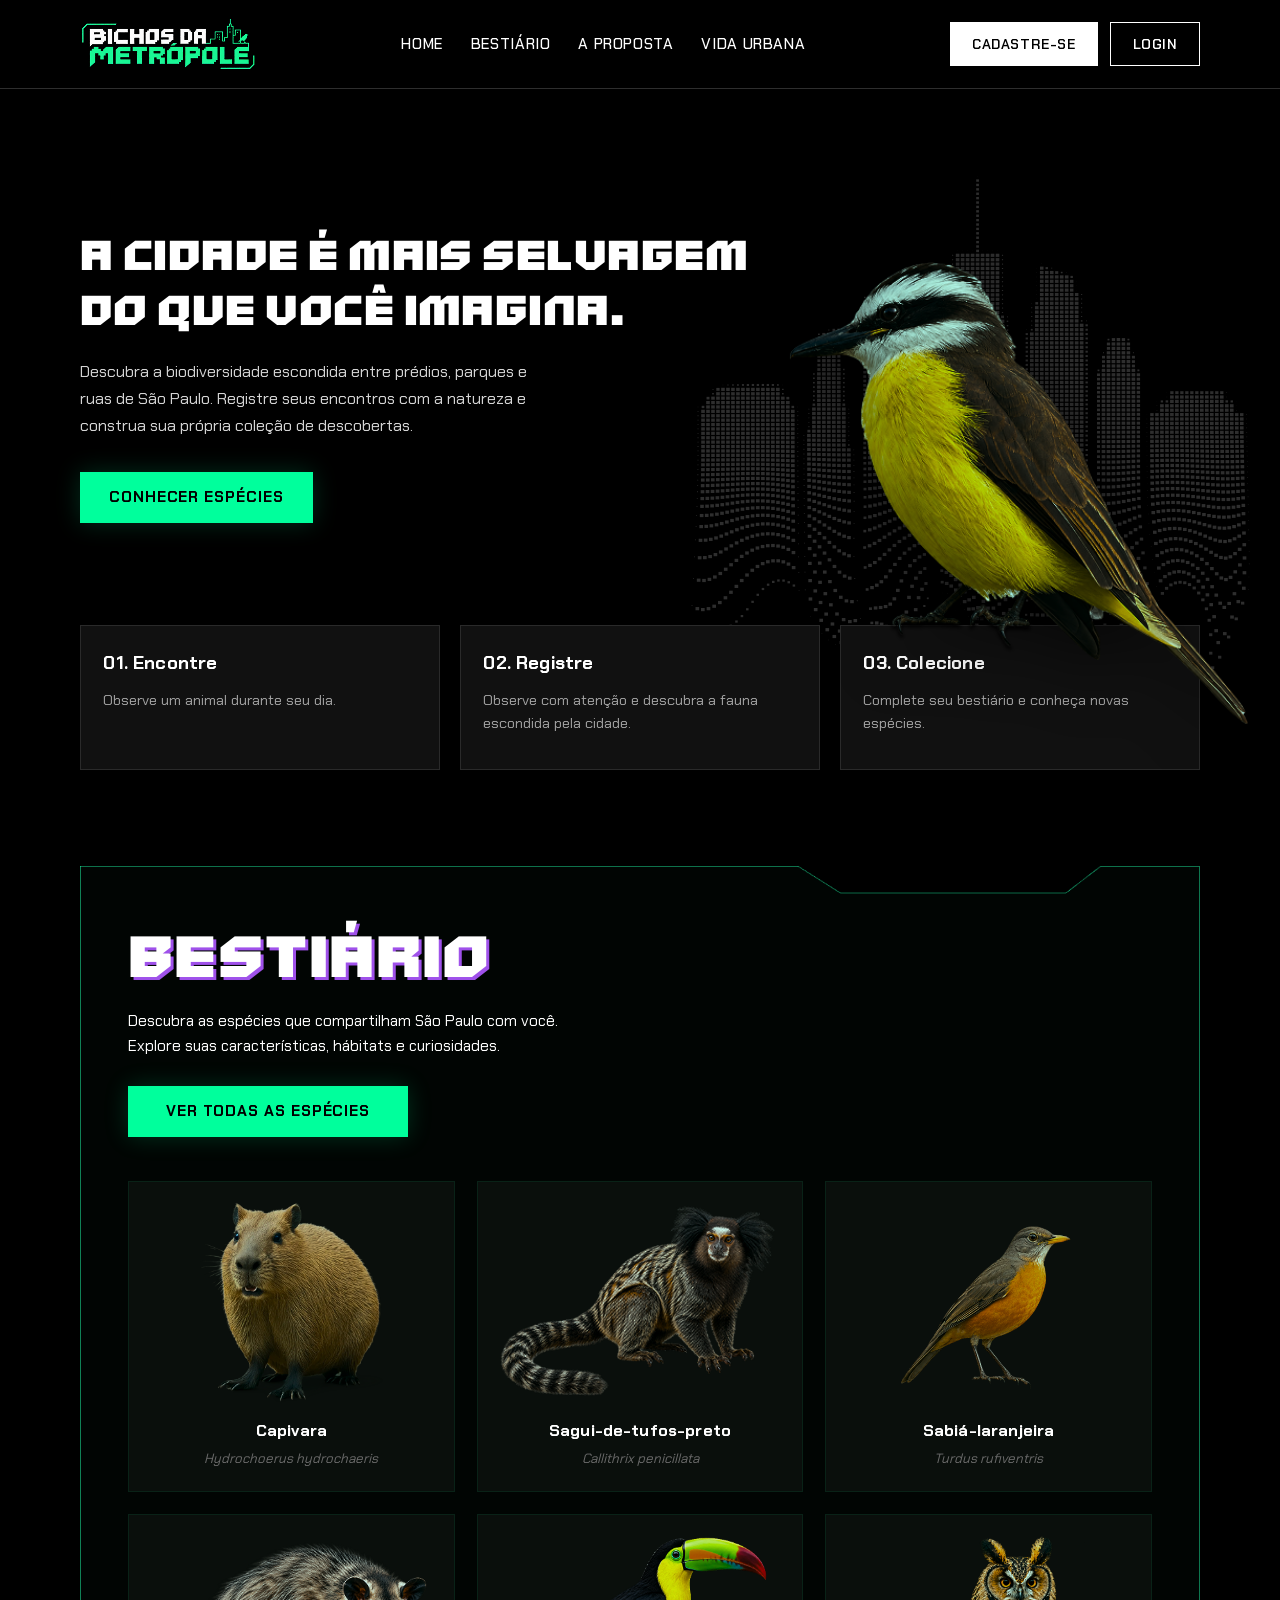
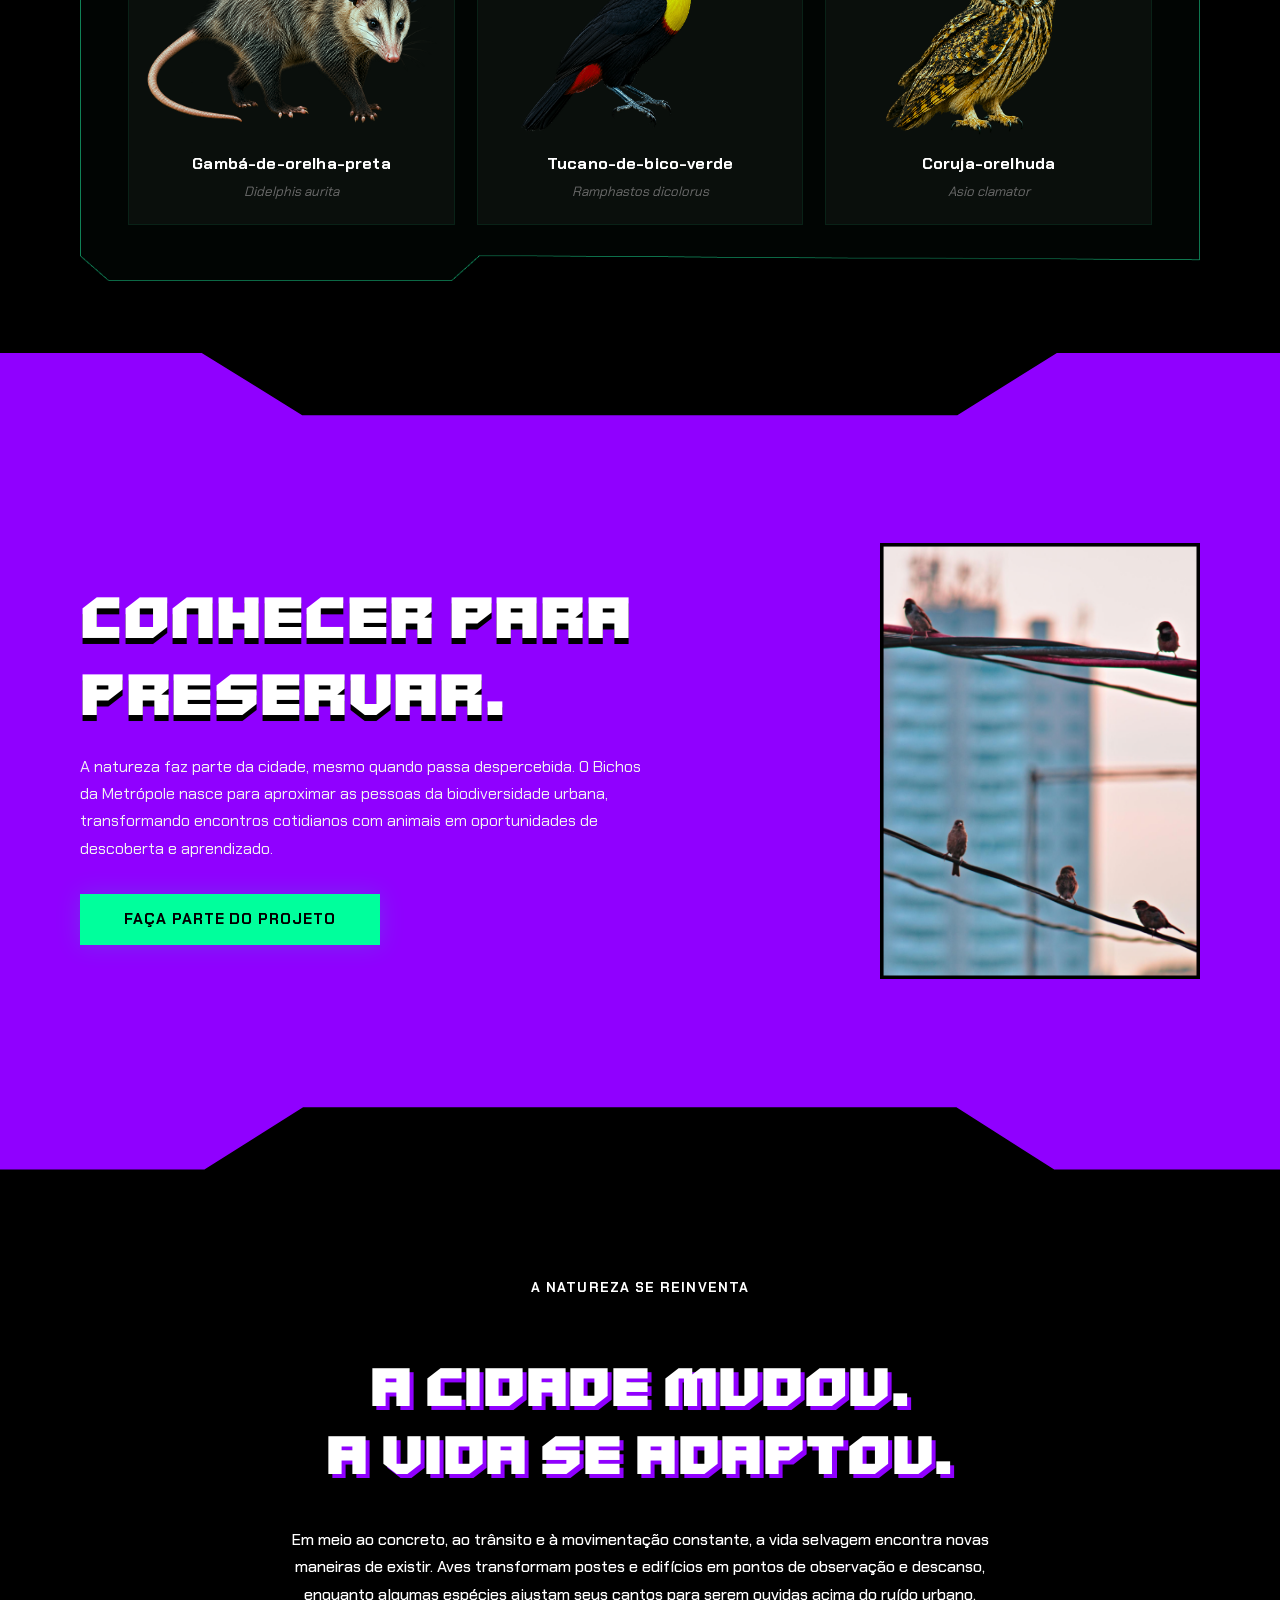
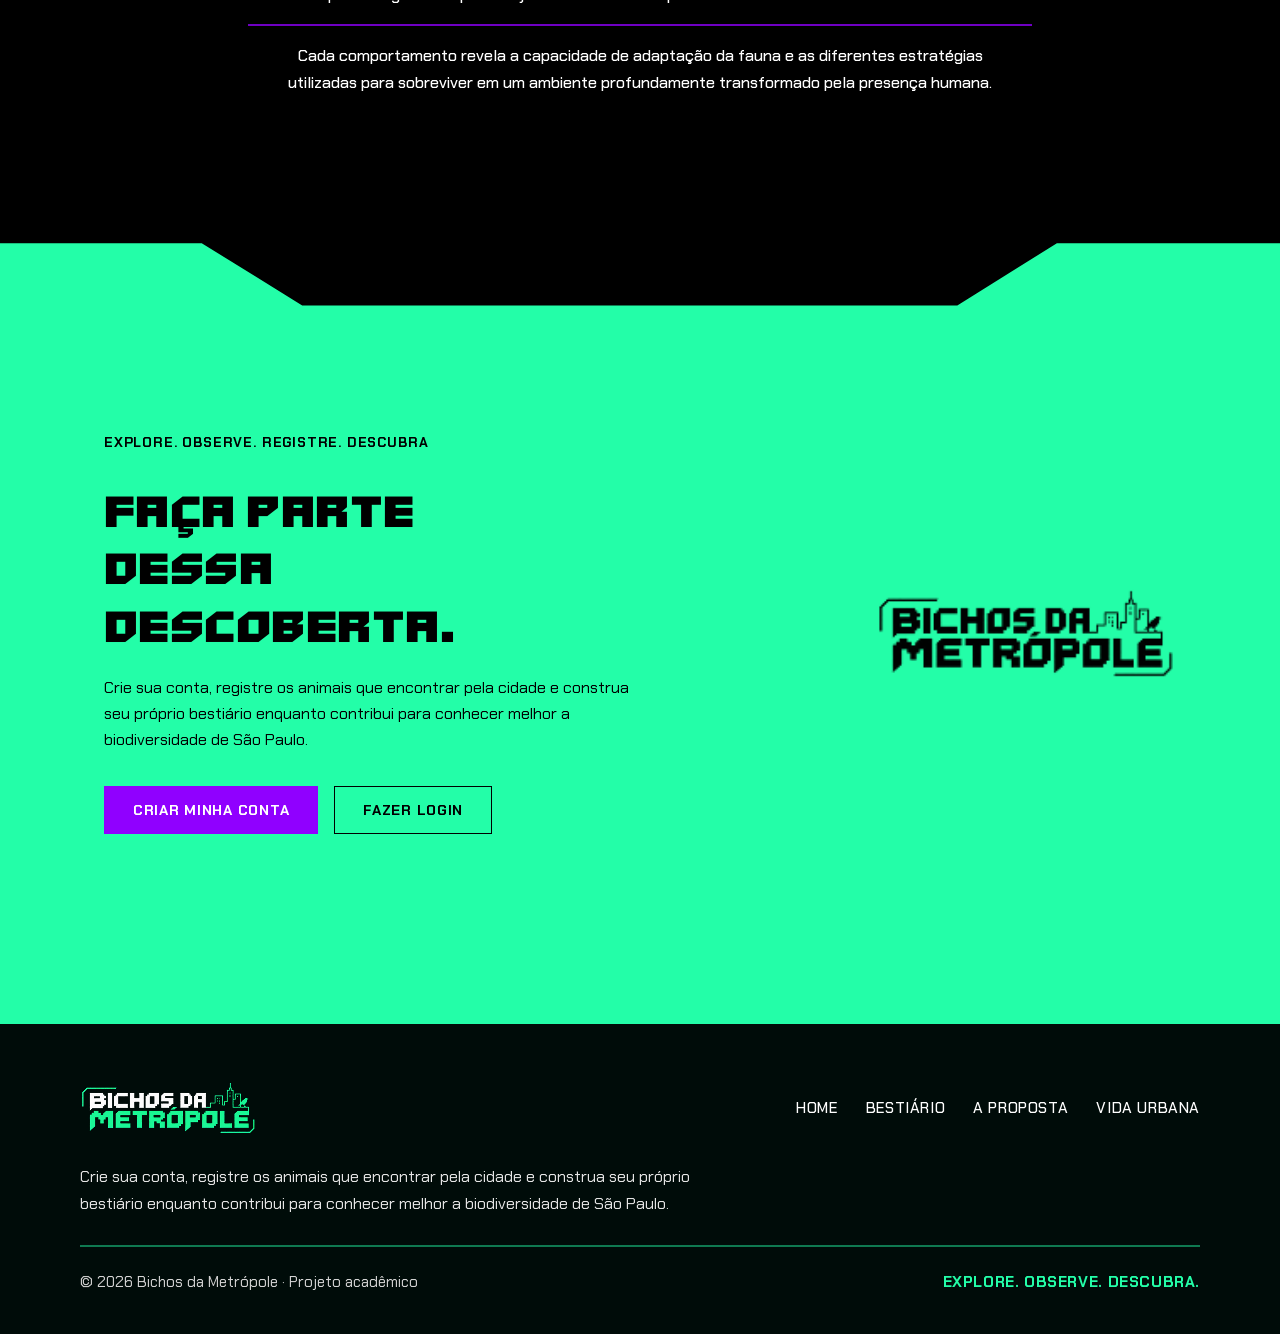
<file: public/index.html>
<!DOCTYPE html>
<html lang="pt-BR">

<head>
  <meta charset="UTF-8">
  <meta http-equiv="X-UA-Compatible" content="IE=edge">
  <meta name="viewport" content="width=device-width, initial-scale=1.0">

  <title>Bichos da Metrópole | Página Inicial</title>
  <link rel="stylesheet" href="./css/style.css">
  <link rel="icon" href="./assets/icon/favicon-bichos.svg" type="image/svg+xml">

  <style>
    /* ========== Fontes ========== */
    @font-face {
      font-family: 'Cyberform Demo';
      src: url('./assets/fonts/CyberformDemo.otf') format('opentype');
      font-weight: normal;
      font-style: normal;
      font-display: swap;
    }

    @font-face {
      font-family: 'Cyberform Demo';
      src: url('./assets/fonts/CyberformDemo-Oblique.otf') format('opentype');
      font-weight: normal;
      font-style: italic;
      font-display: swap;
    }

    @font-face {
      font-family: 'Chakra Petch';
      src: url('./assets/fonts/ChakraPetch-Regular.ttf') format('truetype');
      font-weight: 400;
      font-style: normal;
      font-display: swap;
    }

    @font-face {
      font-family: 'Chakra Petch';
      src: url('./assets/fonts/ChakraPetch-Medium.ttf') format('truetype');
      font-weight: 500;
      font-style: normal;
      font-display: swap;
    }

    @font-face {
      font-family: 'Chakra Petch';
      src: url('./assets/fonts/ChakraPetch-SemiBold.ttf') format('truetype');
      font-weight: 600;
      font-style: normal;
      font-display: swap;
    }

    @font-face {
      font-family: 'Chakra Petch';
      src: url('./assets/fonts/ChakraPetch-Bold.ttf') format('truetype');
      font-weight: 700;
      font-style: normal;
      font-display: swap;
    }

    
  </style>
</head>

<body>
  <header class="site-header">
    <div class="container header-inner">
      <a class="brand" href="./index.html" aria-label="Bichos da Metrópole - Início">
        <img src="./assets/assets-home/Bichos da Metrópole em Pixel Art 1.png" alt="Bichos da Metrópole">
      </a>

      <nav class="nav" aria-label="Principal">
        <a href="./index.html" aria-current="page">Home</a>
        <a href="#bestiario">Bestiário</a>
        <a href="#proposta">A Proposta</a>
        <a href="#vida-urbana">Vida Urbana</a>
      </nav>

      <div class="header-actions">
        <a class="btn btn-solid" href="./cadastro.html">Cadastre-se</a>
        <a class="btn btn-outline" href="./login.html">Login</a>
      </div>
    </div>
  </header>

  <main>
    <section class="hero" aria-labelledby="hero-title">
      <div class="hero-visual" aria-hidden="true">
        <img class="hero-city" src="./assets/assets-home/city-bg.svg" alt="">
        <img class="hero-bird" src="./assets/assets-home/bentevi.png" alt="">
      </div>

      <div class="hero-main">
        <div class="hero-copy">
          <h1 class="hero-title" id="hero-title">A cidade é mais selvagem do que você imagina.</h1>
          <p class="hero-description">
            Descubra a biodiversidade escondida entre prédios, parques e
            ruas de São Paulo. Registre seus encontros com a natureza e
            construa sua própria coleção de descobertas.
          </p>
          <a class="btn btn-primary" href="#bestiario">Conhecer espécies</a>
        </div>
        <div class="hero-visual-slot" aria-hidden="true"></div>
      </div>

      <div class="hero-steps">
        <article class="step-card">
          <h2>01. Encontre</h2>
          <p>Observe um animal durante seu dia.</p>
        </article>
        <article class="step-card">
          <h2>02. Registre</h2>
          <p>Observe com atenção e descubra a fauna escondida pela cidade.</p>
        </article>
        <article class="step-card">
          <h2>03. Colecione</h2>
          <p>Complete seu bestiário e conheça novas espécies.</p>
        </article>
      </div>
    </section>

    <section class="bestiary" id="bestiario" aria-labelledby="bestiary-title">
      <div class="bestiary-panel">
        <img class="bestiary-frame" src="./assets/assets-bestiario/fundo-bestiario.png" alt="" aria-hidden="true">

        <div class="bestiary-content">
          <header class="bestiary-header">
            <h2 class="bestiary-title" id="bestiary-title">Bestiário</h2>
            <p class="bestiary-description">
              Descubra as espécies que compartilham São Paulo com você.<br>
              Explore suas características, hábitats e curiosidades.
            </p>
            <a class="btn btn-primary bestiary-cta" href="#bestiario">Ver todas as espécies</a>
          </header>

          <div class="species-grid">
            <article class="species-card">
              <div class="species-image">
                <img src="./assets/assets-bestiario/capybara_PNG8 1.png" alt="Capivara">
              </div>
              <h3 class="species-name">Capivara</h3>
              <p class="species-scientific">Hydrochoerus hydrochaeris</p>
            </article>

            <article class="species-card">
              <div class="species-image">
                <img src="./assets/assets-bestiario/sagui (1).png" alt="Sagui-de-tufos-preto">
              </div>
              <h3 class="species-name">Sagui-de-tufos-preto</h3>
              <p class="species-scientific">Callithrix penicillata</p>
            </article>

            <article class="species-card">
              <div class="species-image">
                <img src="./assets/assets-bestiario/sabia-laranjeira.png" alt="Sabiá-laranjeira">
              </div>
              <h3 class="species-name">Sabiá-laranjeira</h3>
              <p class="species-scientific">Turdus rufiventris</p>
            </article>

            <article class="species-card">
              <div class="species-image">
                <img src="./assets/assets-bestiario/gamba.png" alt="Gambá-de-orelha-preta">
              </div>
              <h3 class="species-name">Gambá-de-orelha-preta</h3>
              <p class="species-scientific">Didelphis aurita</p>
            </article>

            <article class="species-card">
              <div class="species-image">
                <img src="./assets/assets-bestiario/tucano.png" alt="Tucano-de-bico-verde">
              </div>
              <h3 class="species-name">Tucano-de-bico-verde</h3>
              <p class="species-scientific">Ramphastos dicolorus</p>
            </article>

            <article class="species-card">
              <div class="species-image">
                <img src="./assets/assets-bestiario/coruja.png" alt="Coruja-orelhuda">
              </div>
              <h3 class="species-name">Coruja-orelhuda</h3>
              <p class="species-scientific">Asio clamator</p>
            </article>
          </div>
        </div>
      </div>
    </section>

    <section class="proposal" id="proposta" aria-labelledby="proposal-title">
      <div class="proposal-inner">
        <div class="proposal-copy">
          <h2 class="proposal-title" id="proposal-title">Conhecer para preservar.</h2>
          <p class="proposal-description">
            A natureza faz parte da cidade, mesmo quando passa despercebida. O Bichos da Metrópole
            nasce para aproximar as pessoas da biodiversidade urbana, transformando encontros
            cotidianos com animais em oportunidades de descoberta e aprendizado.
          </p>
          <a class="btn btn-primary proposal-cta" href="#cadastro">Faça parte do projeto</a>
        </div>

        <div class="proposal-media">
          <img src="./assets/assets-proposta/passaros-frame.png" alt="Pássaros em fios diante de prédio urbano">
        </div>
      </div>
    </section>

    <section class="urban" id="vida-urbana" aria-labelledby="urban-title">
      <div class="urban-inner">
        <p class="urban-eyebrow">A natureza se reinventa</p>
        <h2 class="urban-title" id="urban-title">A cidade mudou.<br>A vida se adaptou.</h2>
        <p class="urban-description">
          Em meio ao concreto, ao trânsito e à movimentação constante, a vida selvagem encontra novas
          maneiras de existir. Aves transformam postes e edifícios em pontos de observação e descanso,
          enquanto algumas espécies ajustam seus cantos para serem ouvidas acima do ruído urbano.
        </p>
        <hr class="urban-divider">
        <p class="urban-description">
          Cada comportamento revela a capacidade de adaptação da fauna e as diferentes estratégias
          utilizadas para sobreviver em um ambiente profundamente transformado pela presença humana.
        </p>
      </div>
    </section>

    <section class="cta" id="cadastro" aria-labelledby="cta-title">
      <div class="cta-inner">
        <div class="cta-copy">
          <p class="cta-eyebrow">Explore. Observe. Registre. Descubra</p>
          <h2 class="cta-title" id="cta-title">Faça parte dessa descoberta.</h2>
          <p class="cta-description">
            Crie sua conta, registre os animais que encontrar pela cidade e construa seu próprio
            bestiário enquanto contribui para conhecer melhor a biodiversidade de São Paulo.
          </p>
          <div class="cta-actions">
            <a class="btn btn-cta-primary" href="./cadastro.html">Criar minha conta</a>
            <a class="btn btn-cta-outline" href="./login.html">Fazer login</a>
          </div>
        </div>
        <div class="cta-media" aria-hidden="true">
          <img src="./assets/assets-home/Bichos da Metrópole em Pixel Art 1.png" alt="">
        </div>
      </div>
    </section>
  </main>

  <footer class="site-footer">
    <div class="container footer-inner">
      <div class="footer-top">
        <a class="footer-brand" href="./index.html" aria-label="Bichos da Metrópole - Início">
          <img src="./assets/assets-home/Bichos da Metrópole em Pixel Art 1.png" alt="Bichos da Metrópole">
        </a>
        <nav class="footer-nav" aria-label="Rodapé">
          <a href="./index.html">Home</a>
          <a href="#bestiario">Bestiário</a>
          <a href="#proposta">A Proposta</a>
          <a href="#vida-urbana">Vida Urbana</a>
        </nav>
      </div>
      <p class="footer-description">
        Crie sua conta, registre os animais que encontrar pela cidade e construa seu próprio
        bestiário enquanto contribui para conhecer melhor a biodiversidade de São Paulo.
      </p>
      <div class="footer-bottom">
        <p class="footer-copy">© 2026 Bichos da Metrópole · Projeto acadêmico</p>
        <p class="footer-tagline">Explore. Observe. Descubra.</p>
      </div>
    </div>
  </footer>
</body>

</html>
</file>
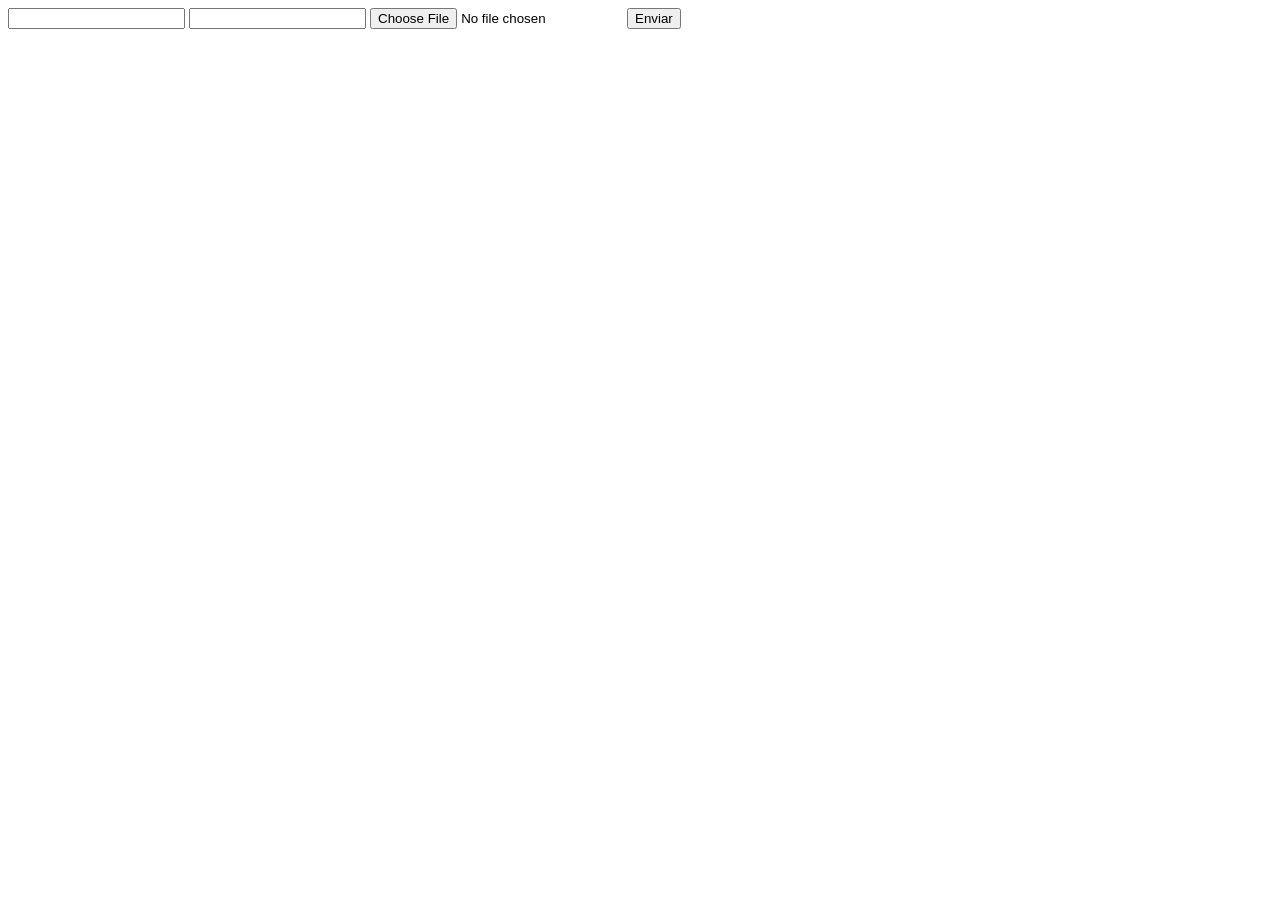
<file: DOCUMENTOS_DE_APOIO/exemplo_de_upload_de_arquivo/public/index.html>
<!DOCTYPE html>
<html lang="en">

<head>
  <meta charset="UTF-8">
  <meta http-equiv="X-UA-Compatible" content="IE=edge">
  <meta name="viewport" content="width=device-width, initial-scale=1.0">
  <title>Upload</title>
</head>

<body>

  <div>
    <input name="nome" id="nome" type="text" />
    <input name="email" id="email" type="url" />
    <input name="foto" id="foto" type="file" />
    <button onclick="enviar()">Enviar</button>
  </div>

  <div id="container"></div>
</body>

</html>

<script>
  function enviar() {
    const formData = new FormData();
    formData.append('foto', foto.files[0])
    formData.append('nome', nome.value)
    formData.append('email', email.value)

    fetch("/usuarios/cadastro", {
      method: "POST",
      body: formData
    })
      .then(res => {
        window.location = "./perfil.html"
      })
      .catch(err => {
        console.log(err);
      })
  }
</script>
</file>
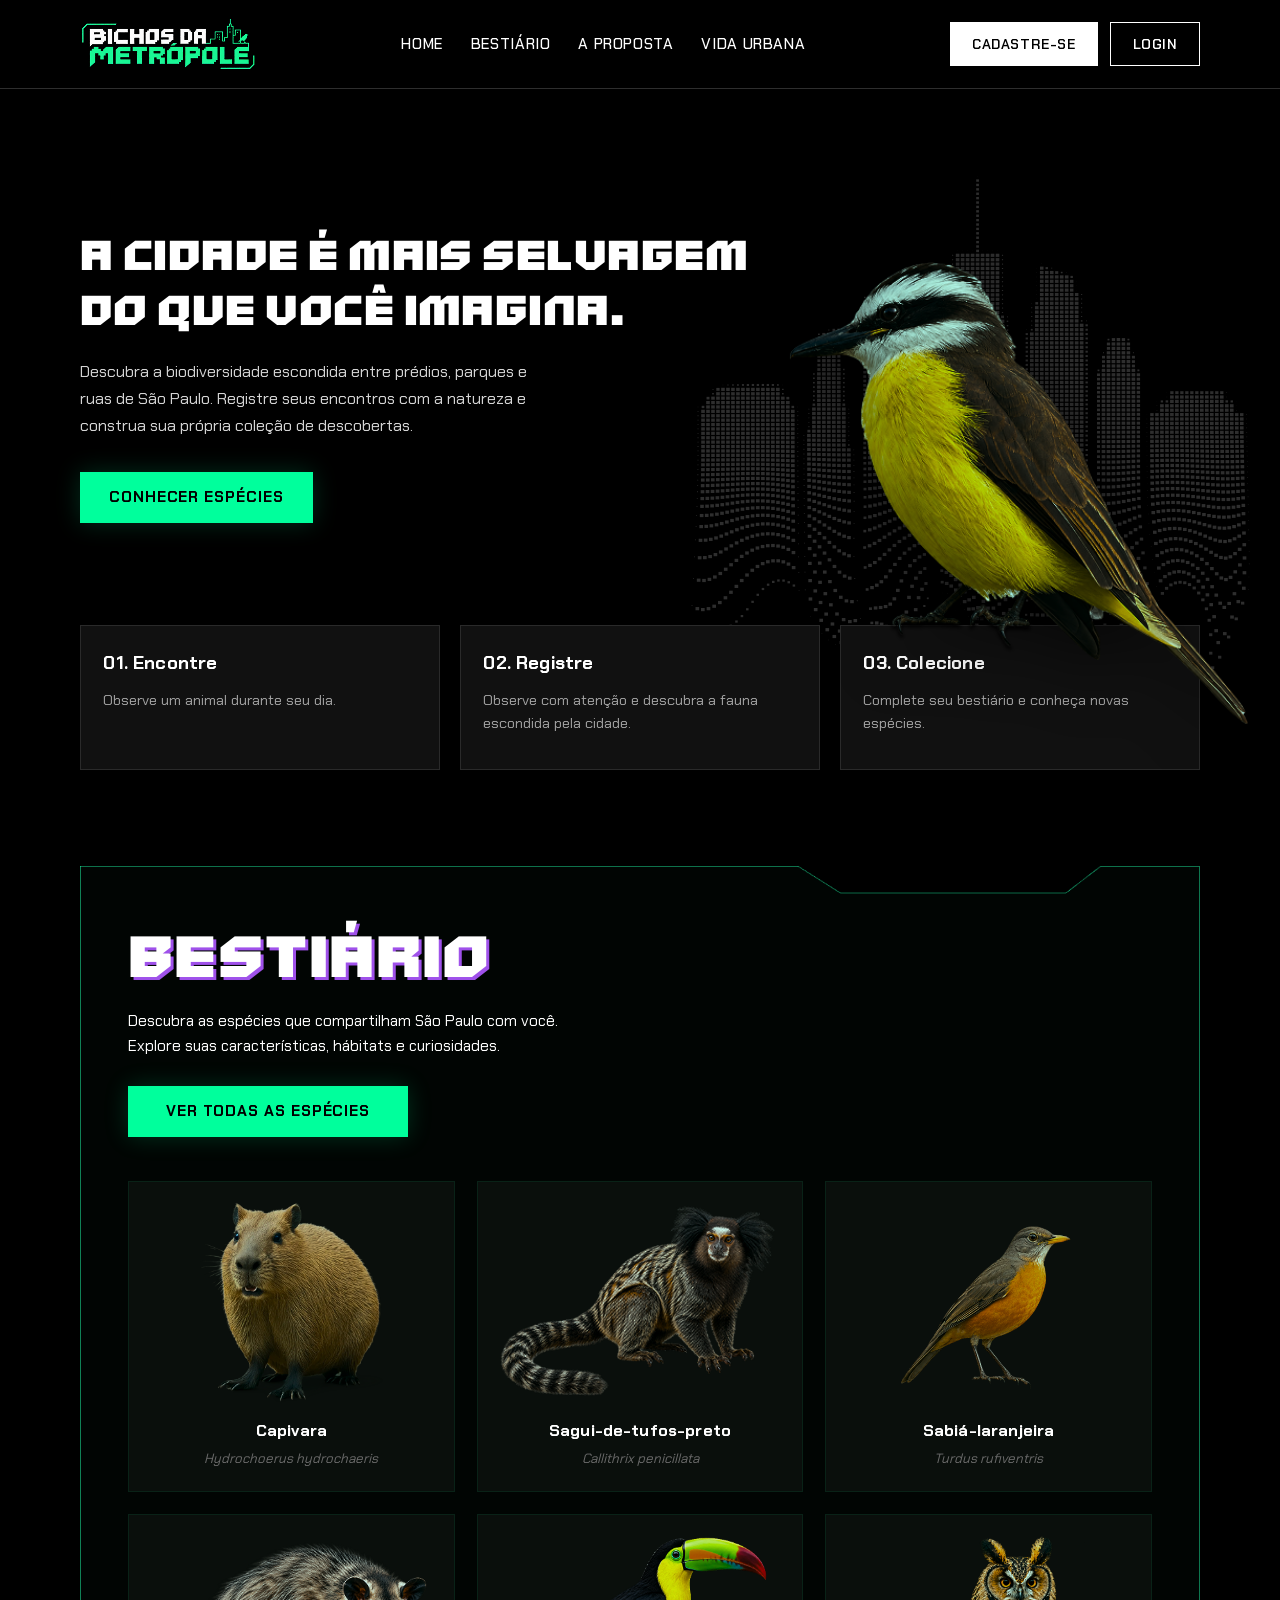
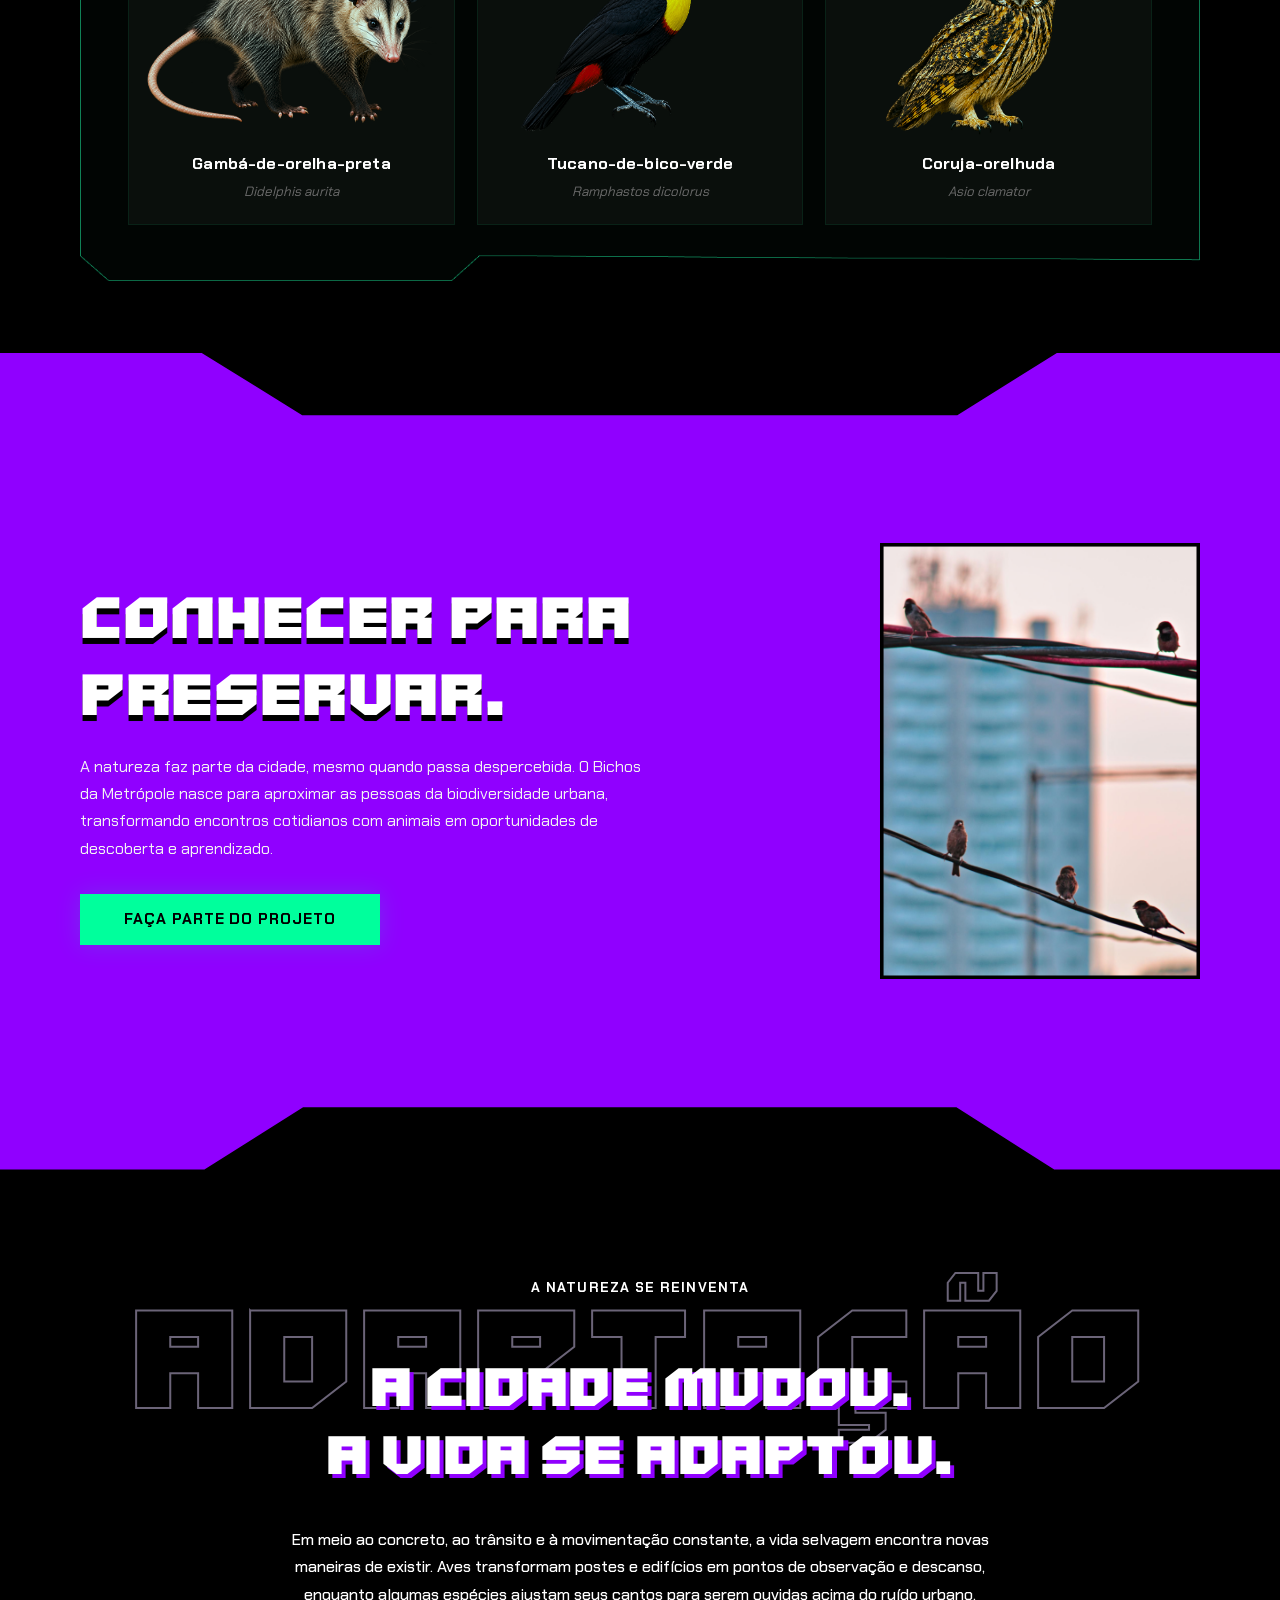
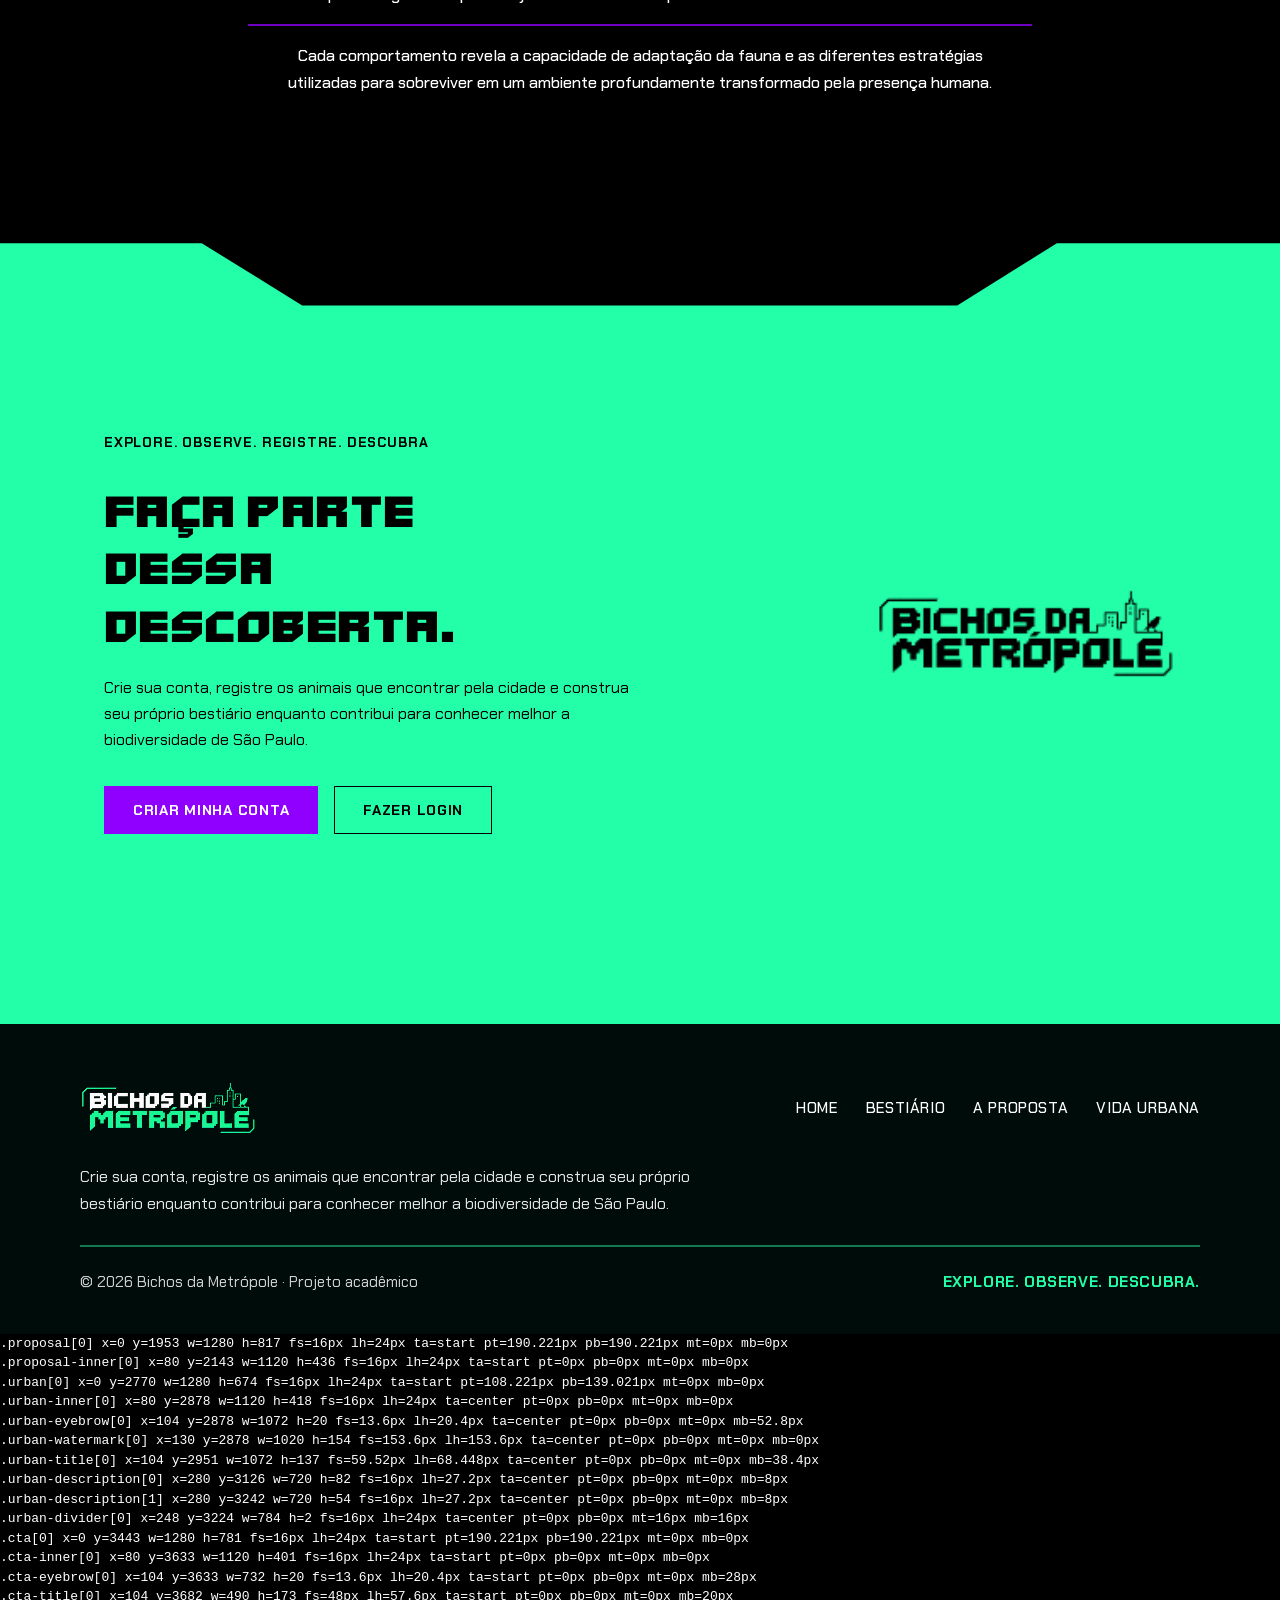
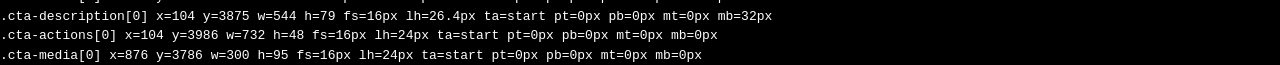
<file: public/__measure.html>
<!DOCTYPE html>
<html lang="pt-BR">

<head>
  <meta charset="UTF-8">
  <meta http-equiv="X-UA-Compatible" content="IE=edge">
  <meta name="viewport" content="width=device-width, initial-scale=1.0">

  <title>Bichos da Metrópole | Página Inicial</title>
  <link rel="stylesheet" href="./css/style.css">
  <link rel="icon" href="./assets/icon/favicon-bichos.svg" type="image/svg+xml">

  <style>
    /* ========== Fontes ========== */
    @font-face {
      font-family: 'Cyberform Demo';
      src: url('./assets/fonts/CyberformDemo.otf') format('opentype');
      font-weight: normal;
      font-style: normal;
      font-display: swap;
    }

    @font-face {
      font-family: 'Cyberform Demo';
      src: url('./assets/fonts/CyberformDemo-Oblique.otf') format('opentype');
      font-weight: normal;
      font-style: italic;
      font-display: swap;
    }

    @font-face {
      font-family: 'Chakra Petch';
      src: url('./assets/fonts/ChakraPetch-Regular.ttf') format('truetype');
      font-weight: 400;
      font-style: normal;
      font-display: swap;
    }

    @font-face {
      font-family: 'Chakra Petch';
      src: url('./assets/fonts/ChakraPetch-Medium.ttf') format('truetype');
      font-weight: 500;
      font-style: normal;
      font-display: swap;
    }

    @font-face {
      font-family: 'Chakra Petch';
      src: url('./assets/fonts/ChakraPetch-SemiBold.ttf') format('truetype');
      font-weight: 600;
      font-style: normal;
      font-display: swap;
    }

    @font-face {
      font-family: 'Chakra Petch';
      src: url('./assets/fonts/ChakraPetch-Bold.ttf') format('truetype');
      font-weight: 700;
      font-style: normal;
      font-display: swap;
    }

    
  </style>
</head>

<body>
  <header class="site-header">
    <div class="container header-inner">
      <a class="brand" href="./index.html" aria-label="Bichos da Metrópole - Início">
        <img src="./assets/assets-home/Bichos da Metrópole em Pixel Art 1.png" alt="Bichos da Metrópole">
      </a>

      <nav class="nav" aria-label="Principal">
        <a href="./index.html" aria-current="page">Home</a>
        <a href="#bestiario">Bestiário</a>
        <a href="#proposta">A Proposta</a>
        <a href="#vida-urbana">Vida Urbana</a>
      </nav>

      <div class="header-actions">
        <a class="btn btn-solid" href="./cadastro.html">Cadastre-se</a>
        <a class="btn btn-outline" href="./login.html">Login</a>
      </div>
    </div>
  </header>

  <main>
    <section class="hero" aria-labelledby="hero-title">
      <div class="hero-visual" aria-hidden="true">
        <img class="hero-city" src="./assets/assets-home/city-bg.svg" alt="">
        <img class="hero-bird" src="./assets/assets-home/bentevi.png" alt="">
      </div>

      <div class="hero-main">
        <div class="hero-copy">
          <h1 class="hero-title" id="hero-title">A cidade é mais selvagem do que você imagina.</h1>
          <p class="hero-description">
            Descubra a biodiversidade escondida entre prédios, parques e
            ruas de São Paulo. Registre seus encontros com a natureza e
            construa sua própria coleção de descobertas.
          </p>
          <a class="btn btn-primary" href="#bestiario">Conhecer espécies</a>
        </div>
        <div class="hero-visual-slot" aria-hidden="true"></div>
      </div>

      <div class="hero-steps">
        <article class="step-card">
          <h2>01. Encontre</h2>
          <p>Observe um animal durante seu dia.</p>
        </article>
        <article class="step-card">
          <h2>02. Registre</h2>
          <p>Observe com atenção e descubra a fauna escondida pela cidade.</p>
        </article>
        <article class="step-card">
          <h2>03. Colecione</h2>
          <p>Complete seu bestiário e conheça novas espécies.</p>
        </article>
      </div>
    </section>

    <section class="bestiary" id="bestiario" aria-labelledby="bestiary-title">
      <div class="bestiary-panel">
        <img class="bestiary-frame" src="./assets/assets-bestiario/fundo-bestiario.png" alt="" aria-hidden="true">

        <div class="bestiary-content">
          <header class="bestiary-header">
            <h2 class="bestiary-title" id="bestiary-title">Bestiário</h2>
            <p class="bestiary-description">
              Descubra as espécies que compartilham São Paulo com você.<br>
              Explore suas características, hábitats e curiosidades.
            </p>
            <a class="btn btn-primary bestiary-cta" href="#bestiario">Ver todas as espécies</a>
          </header>

          <div class="species-grid">
            <article class="species-card">
              <div class="species-image">
                <img src="./assets/assets-bestiario/capybara_PNG8 1.png" alt="Capivara">
              </div>
              <h3 class="species-name">Capivara</h3>
              <p class="species-scientific">Hydrochoerus hydrochaeris</p>
            </article>

            <article class="species-card">
              <div class="species-image">
                <img src="./assets/assets-bestiario/sagui (1).png" alt="Sagui-de-tufos-preto">
              </div>
              <h3 class="species-name">Sagui-de-tufos-preto</h3>
              <p class="species-scientific">Callithrix penicillata</p>
            </article>

            <article class="species-card">
              <div class="species-image">
                <img src="./assets/assets-bestiario/sabia-laranjeira.png" alt="Sabiá-laranjeira">
              </div>
              <h3 class="species-name">Sabiá-laranjeira</h3>
              <p class="species-scientific">Turdus rufiventris</p>
            </article>

            <article class="species-card">
              <div class="species-image">
                <img src="./assets/assets-bestiario/gamba.png" alt="Gambá-de-orelha-preta">
              </div>
              <h3 class="species-name">Gambá-de-orelha-preta</h3>
              <p class="species-scientific">Didelphis aurita</p>
            </article>

            <article class="species-card">
              <div class="species-image">
                <img src="./assets/assets-bestiario/tucano.png" alt="Tucano-de-bico-verde">
              </div>
              <h3 class="species-name">Tucano-de-bico-verde</h3>
              <p class="species-scientific">Ramphastos dicolorus</p>
            </article>

            <article class="species-card">
              <div class="species-image">
                <img src="./assets/assets-bestiario/coruja.png" alt="Coruja-orelhuda">
              </div>
              <h3 class="species-name">Coruja-orelhuda</h3>
              <p class="species-scientific">Asio clamator</p>
            </article>
          </div>
        </div>
      </div>
    </section>

    <section class="proposal" id="proposta" aria-labelledby="proposal-title">
      <div class="proposal-inner">
        <div class="proposal-copy">
          <h2 class="proposal-title" id="proposal-title">Conhecer para preservar.</h2>
          <p class="proposal-description">
            A natureza faz parte da cidade, mesmo quando passa despercebida. O Bichos da Metrópole
            nasce para aproximar as pessoas da biodiversidade urbana, transformando encontros
            cotidianos com animais em oportunidades de descoberta e aprendizado.
          </p>
          <a class="btn btn-primary proposal-cta" href="#cadastro">Faça parte do projeto</a>
        </div>

        <div class="proposal-media">
          <img src="./assets/assets-proposta/passaros-frame.png" alt="Pássaros em fios diante de prédio urbano">
        </div>
      </div>
    </section>

    <section class="urban" id="vida-urbana" aria-labelledby="urban-title">
      <div class="urban-inner">
        <p class="urban-eyebrow">A natureza se reinventa</p>
        <div class="urban-watermark" aria-hidden="true">Adaptação</div>
        <h2 class="urban-title" id="urban-title">A cidade mudou.<br>A vida se adaptou.</h2>
        <p class="urban-description">
          Em meio ao concreto, ao trânsito e à movimentação constante, a vida selvagem encontra novas
          maneiras de existir. Aves transformam postes e edifícios em pontos de observação e descanso,
          enquanto algumas espécies ajustam seus cantos para serem ouvidas acima do ruído urbano.
        </p>
        <hr class="urban-divider">
        <p class="urban-description">
          Cada comportamento revela a capacidade de adaptação da fauna e as diferentes estratégias
          utilizadas para sobreviver em um ambiente profundamente transformado pela presença humana.
        </p>
      </div>
    </section>

    <section class="cta" id="cadastro" aria-labelledby="cta-title">
      <div class="cta-inner">
        <div class="cta-copy">
          <p class="cta-eyebrow">Explore. Observe. Registre. Descubra</p>
          <h2 class="cta-title" id="cta-title">Faça parte dessa descoberta.</h2>
          <p class="cta-description">
            Crie sua conta, registre os animais que encontrar pela cidade e construa seu próprio
            bestiário enquanto contribui para conhecer melhor a biodiversidade de São Paulo.
          </p>
          <div class="cta-actions">
            <a class="btn btn-cta-primary" href="./cadastro.html">Criar minha conta</a>
            <a class="btn btn-cta-outline" href="./login.html">Fazer login</a>
          </div>
        </div>
        <div class="cta-media" aria-hidden="true">
          <img src="./assets/assets-home/Bichos da Metrópole em Pixel Art 1.png" alt="">
        </div>
      </div>
    </section>
  </main>

  <footer class="site-footer">
    <div class="container footer-inner">
      <div class="footer-top">
        <a class="footer-brand" href="./index.html" aria-label="Bichos da Metrópole - Início">
          <img src="./assets/assets-home/Bichos da Metrópole em Pixel Art 1.png" alt="Bichos da Metrópole">
        </a>
        <nav class="footer-nav" aria-label="Rodapé">
          <a href="./index.html">Home</a>
          <a href="#bestiario">Bestiário</a>
          <a href="#proposta">A Proposta</a>
          <a href="#vida-urbana">Vida Urbana</a>
        </nav>
      </div>
      <p class="footer-description">
        Crie sua conta, registre os animais que encontrar pela cidade e construa seu próprio
        bestiário enquanto contribui para conhecer melhor a biodiversidade de São Paulo.
      </p>
      <div class="footer-bottom">
        <p class="footer-copy">© 2026 Bichos da Metrópole · Projeto acadêmico</p>
        <p class="footer-tagline">Explore. Observe. Descubra.</p>
      </div>
    </div>
  </footer>

<script>
window.addEventListener('load', function(){
  setTimeout(function(){
    var sel = ['.proposal','.proposal-inner','.urban','.urban-inner','.urban-eyebrow','.urban-watermark','.urban-title','.urban-description','.urban-divider','.cta','.cta-inner','.cta-eyebrow','.cta-title','.cta-description','.cta-actions','.cta-media'];
    var out=[];
    sel.forEach(function(s){
      var els=document.querySelectorAll(s);
      els.forEach(function(el,i){
        var r=el.getBoundingClientRect();
        var cs=getComputedStyle(el);
        out.push(s+'['+i+'] x='+Math.round(r.x)+' y='+Math.round(r.y)+' w='+Math.round(r.width)+' h='+Math.round(r.height)+' fs='+cs.fontSize+' lh='+cs.lineHeight+' ta='+cs.textAlign+' pt='+cs.paddingTop+' pb='+cs.paddingBottom+' mt='+cs.marginTop+' mb='+cs.marginBottom);
      });
    });
    var pre=document.createElement('pre'); pre.id='MEASURE'; pre.textContent=out.join('\n');
    document.body.appendChild(pre);
  }, 300);
});
</script>
</body>

</html>
</file>
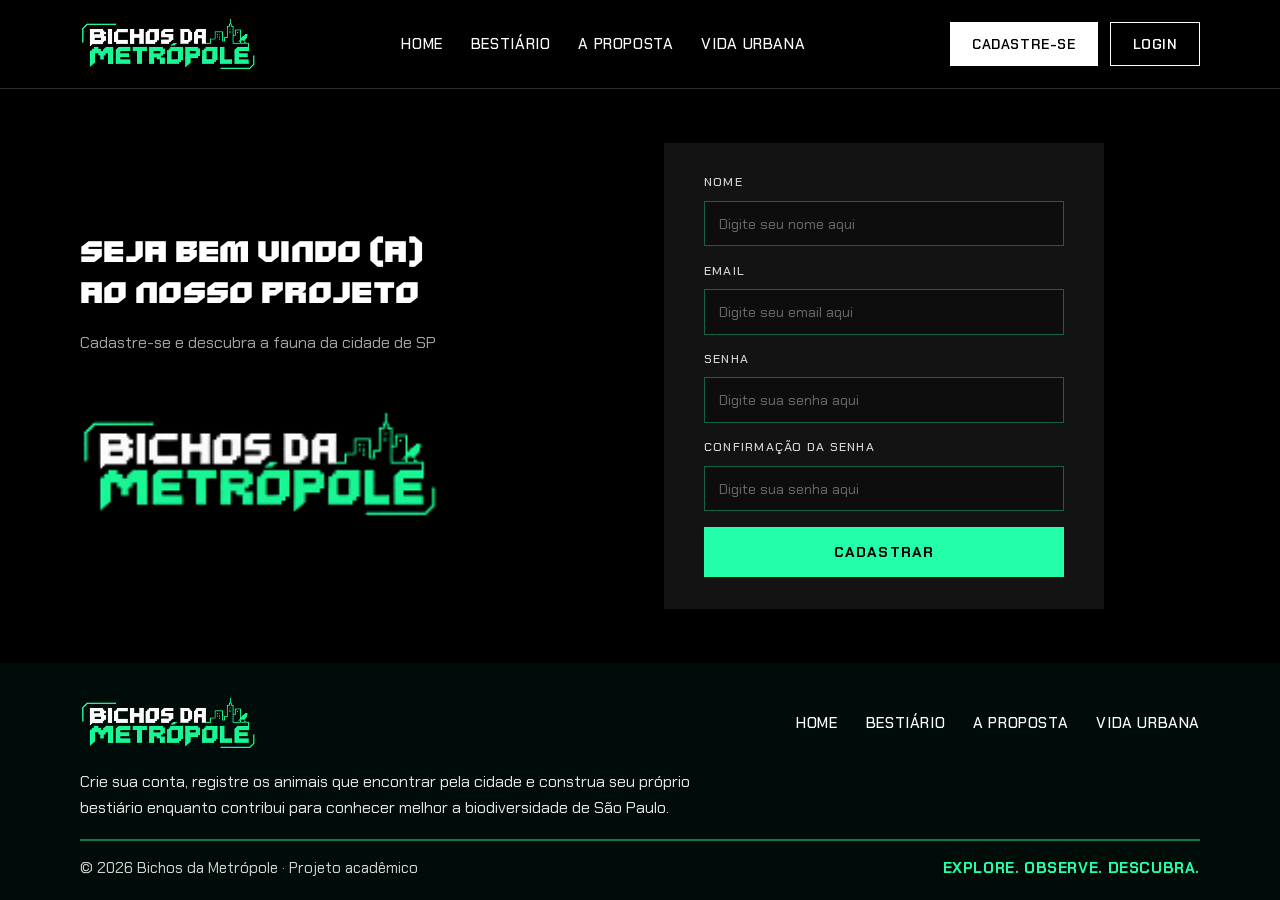
<file: public/cadastro.html>
<!DOCTYPE html>
<html lang="pt-BR">

<head>
    <meta charset="UTF-8">
    <meta http-equiv="X-UA-Compatible" content="IE=edge">
    <meta name="viewport" content="width=device-width, initial-scale=1.0">

    <title>Bichos da Metrópole | Cadastro</title>

    <script src="./js/sessao.js"></script>

    <link rel="stylesheet" href="./css/style.css">
    <link rel="stylesheet" href="./css/login.css">
    <link rel="icon" href="./assets/icon/favicon-bichos.svg" type="image/svg+xml">
    <link rel="preconnect" href="https://fonts.gstatic.com">

    <style>
    /* ========== Fontes ========== */
    @font-face {
      font-family: 'Cyberform Demo';
      src: url('./assets/fonts/CyberformDemo.otf') format('opentype');
      font-weight: normal;
      font-style: normal;
      font-display: swap;
    }

    @font-face {
      font-family: 'Cyberform Demo';
      src: url('./assets/fonts/CyberformDemo-Oblique.otf') format('opentype');
      font-weight: normal;
      font-style: italic;
      font-display: swap;
    }

    @font-face {
      font-family: 'Chakra Petch';
      src: url('./assets/fonts/ChakraPetch-Regular.ttf') format('truetype');
      font-weight: 400;
      font-style: normal;
      font-display: swap;
    }

    @font-face {
      font-family: 'Chakra Petch';
      src: url('./assets/fonts/ChakraPetch-Medium.ttf') format('truetype');
      font-weight: 500;
      font-style: normal;
      font-display: swap;
    }

    @font-face {
      font-family: 'Chakra Petch';
      src: url('./assets/fonts/ChakraPetch-SemiBold.ttf') format('truetype');
      font-weight: 600;
      font-style: normal;
      font-display: swap;
    }

    @font-face {
      font-family: 'Chakra Petch';
      src: url('./assets/fonts/ChakraPetch-Bold.ttf') format('truetype');
      font-weight: 700;
      font-style: normal;
      font-display: swap;
    }
  </style>
</head>

<body class="auth-page">
    <!--Header-->

    <header class="site-header">
        <div class="container header-inner">
            <a class="brand" href="./index.html" aria-label="Bichos da Metrópole - Início">
                <img src="./assets/assets-home/Bichos da Metrópole em Pixel Art 1.png" alt="Bichos da Metrópole">
            </a>

            <nav class="nav" aria-label="Principal">
                <a href="./index.html">Home</a>
                <a href="./index.html#bestiario">Bestiário</a>
                <a href="./index.html#proposta">A Proposta</a>
                <a href="./index.html#vida-urbana">Vida Urbana</a>
            </nav>

            <div class="header-actions">
                <a class="btn btn-solid" href="./cadastro.html" aria-current="page">Cadastre-se</a>
                <a class="btn btn-outline" href="./login.html">Login</a>
            </div>
        </div>
    </header>


    <main class="login-section" aria-labelledby="cadastro-title">
        <div class="container login-grid">
            <div class="login-copy">
                <h1 class="login-title" id="cadastro-title">Seja bem vindo (a)<br>ao nosso projeto</h1>
                <p class="login-sub">Cadastre-se e descubra a fauna da cidade de SP</p>
                <img class="login-logo" src="./assets/assets-home/Bichos da Metrópole em Pixel Art 1.png"
                    alt="Bichos da Metrópole">
            </div>

            <div class="login-card compact">
                <div class="alerta_erro">
                    <div class="card_erro" id="cardErro">
                        <span id="mensagem_erro"></span>
                    </div>
                </div>

                <div class="login-form compact">
                    <div class="campo">
                        <label class="login-label" for="nome_input">Nome</label>
                        <input id="nome_input" class="login-input" type="text" placeholder="Digite seu nome aqui">
                    </div>

                    <div class="campo">
                        <label class="login-label" for="email_input">Email</label>
                        <input id="email_input" class="login-input" type="text" placeholder="Digite seu email aqui">
                    </div>

                    <div class="campo">
                        <label class="login-label" for="senha_input">Senha</label>
                        <input id="senha_input" class="login-input" type="password"
                            placeholder="Digite sua senha aqui">
                    </div>

                    <div class="campo">
                        <label class="login-label" for="confirmacao_senha_input">Confirmação da senha</label>
                        <input id="confirmacao_senha_input" class="login-input" type="password"
                            placeholder="Digite sua senha aqui">
                    </div>

                    <button class="btn-login" type="button" onclick="cadastrar()">Cadastrar</button>

                    <div id="div_aguardar" class="loading-div">
                        <img src="./assets/circle-loading.gif" id="loading-gif">
                    </div>

                    <div id="div_erros_login"></div>
                </div>
            </div>
        </div>
    </main>

    <!--footer inicio-->

    <footer class="site-footer">
        <div class="container footer-inner">
            <div class="footer-top">
                <a class="footer-brand" href="./index.html" aria-label="Bichos da Metrópole - Início">
                    <img src="./assets/assets-home/Bichos da Metrópole em Pixel Art 1.png" alt="Bichos da Metrópole">
                </a>
                <nav class="footer-nav" aria-label="Rodapé">
                    <a href="./index.html">Home</a>
                    <a href="./index.html#bestiario">Bestiário</a>
                    <a href="./index.html#proposta">A Proposta</a>
                    <a href="./index.html#vida-urbana">Vida Urbana</a>
                </nav>
            </div>
            <p class="footer-description">
                Crie sua conta, registre os animais que encontrar pela cidade e construa seu próprio
                bestiário enquanto contribui para conhecer melhor a biodiversidade de São Paulo.
            </p>
            <div class="footer-bottom">
                <p class="footer-copy">© 2026 Bichos da Metrópole · Projeto acadêmico</p>
                <p class="footer-tagline">Explore. Observe. Descubra.</p>
            </div>
        </div>
    </footer>

    <!--footer fim-->

    
</body>

</html>

<script>
      function cadastrar() {
        aguardar();

        //Recupere o valor da nova input pelo nome do id
        let nomeVar = nome_input.value;
        let emailVar = email_input.value;
        let senhaVar = senha_input.value;
        let confirmacaoSenhaVar = confirmacao_senha_input.value;

        // Verificando se há algum campo em branco separadamente
        if (nomeVar == "") {
          cardErro.style.display = "block";
          mensagem_erro.innerHTML = "O nome não pode estar em branco.";
          finalizarAguardar();
        } else if (emailVar == "") {
          cardErro.style.display = "block";
          mensagem_erro.innerHTML = "O email não pode estar em branco.";
          finalizarAguardar();
        } else if (senhaVar == "") {
          cardErro.style.display = "block";
          mensagem_erro.innerHTML = "A senha não pode estar em branco.";
          finalizarAguardar();
        } else if (confirmacaoSenhaVar == "") {
          cardErro.style.display = "block";
          mensagem_erro.innerHTML = "A confirmação de senha não pode estar em branco.";
          finalizarAguardar();
        } else if (!emailVar.includes("@") || !emailVar.includes(".com") || emailVar.indexOf("@") > emailVar.indexOf(".com")) {
          cardErro.style.display = "block";
          mensagem_erro.innerHTML = "O email precisa conter @ e .com, com o @ vindo antes do .com.";
          finalizarAguardar();
        } else {
          setInterval(sumirMensagem, 5000);

          let numeros = ["0", "1", "2", "3", "4", "5", "6", "7", "8", "9"];
          let caracteresEspeciais = ["!", "@", "#", "$", "%", "&", "*", "(", ")", "-", "_", "+", "=", "[", "]", "{", "}", ";", ":", ",", ".", "<", ">", "/", "?", "|", "\\", "~", "^"];
          let possuiMaiuscula = false;
          let possuiMinuscula = false;
          let possuiNumero = false;
          let possuiEspecial = false;
          let i = 0;

          while (i < senhaVar.length) {
            let caractere = senhaVar.charAt(i);

            if (caractere === caractere.toUpperCase() && caractere !== caractere.toLowerCase()) {
              possuiMaiuscula = true;
            }

            if (caractere === caractere.toLowerCase() && caractere !== caractere.toUpperCase()) {
              possuiMinuscula = true;
            }

            if (numeros.includes(caractere)) {
              possuiNumero = true;
            }

            if (caracteresEspeciais.indexOf(caractere) >= 0) {
              possuiEspecial = true;
            }

            i++;
          }

          let senhaValida = senhaVar.length >= 6 && possuiMaiuscula && possuiMinuscula && possuiNumero && possuiEspecial;

          if (senhaVar !== confirmacaoSenhaVar) {
            cardErro.style.display = "block";
            mensagem_erro.innerHTML = "A senha e a confirmação de senha precisam ser iguais.";
            finalizarAguardar();
          } else if (!senhaValida) {
            cardErro.style.display = "block";
            mensagem_erro.innerHTML = "A senha precisa ter no mínimo 6 caracteres, uma letra maiúscula, uma letra minúscula, um número e um caractere especial.";
            finalizarAguardar();
          } else {
            // Enviando o valor da nova input
            fetch("/usuarios/cadastrar", {
              method: "POST",
              headers: {
                "Content-Type": "application/json",
              },
              body: JSON.stringify({
                nomeServer: nomeVar,
                emailServer: emailVar,
                senhaServer: senhaVar,
              }),
            })
              .then(function (resposta) {
                console.log("resposta: ", resposta);

                if (resposta.ok) {
                  cardErro.style.display = "block";

                  mensagem_erro.innerHTML =
                    "Cadastro realizado com sucesso! Redirecionando para tela de Login...";

                  setTimeout(function () {
                    window.location = "login.html";
                  }, 2000);

                  finalizarAguardar();
                } else {
                  throw "Houve um erro ao tentar realizar o cadastro!";
                }
              })
              .catch(function (resposta) {
                console.log(`#ERRO: ${resposta}`);
                finalizarAguardar();
              });
          }
        }
      }

      function sumirMensagem() {
        cardErro.style.display = "none";
      }
    </script>
</file>
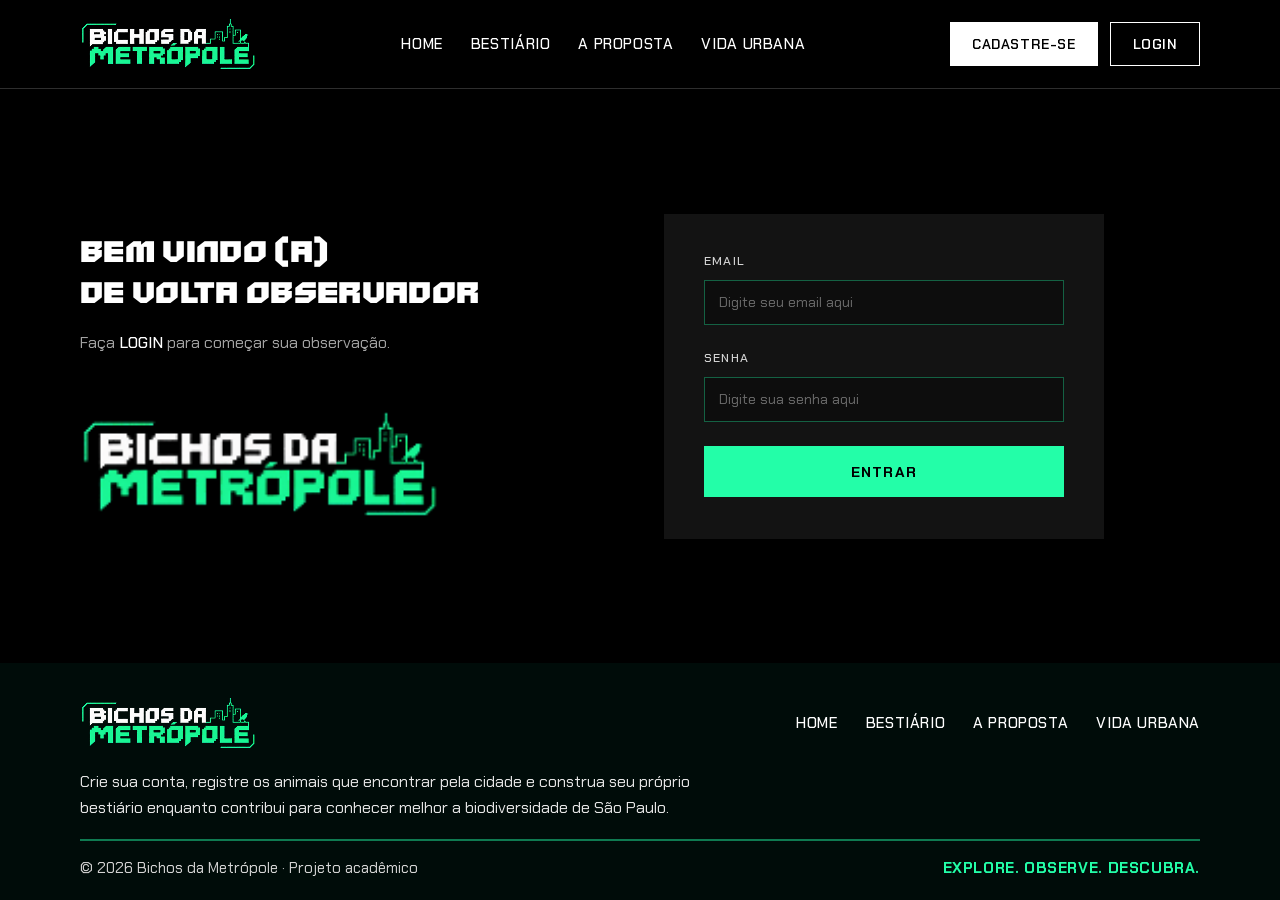
<file: public/login.html>
<!DOCTYPE html>
<html lang="pt-BR">

<head>
    <meta charset="UTF-8">
    <meta http-equiv="X-UA-Compatible" content="IE=edge">
    <meta name="viewport" content="width=device-width, initial-scale=1.0">

    <title>Bichos da Metrópole | Login</title>

    <script src="./js/sessao.js"></script>

    <link rel="stylesheet" href="./css/style.css">
    <link rel="stylesheet" href="./css/login.css">
    <link rel="icon" href="./assets/icon/favicon-bichos.svg" type="image/svg+xml">
    <link rel="preconnect" href="https://fonts.gstatic.com">

    <style>
    /* ========== Fontes ========== */
    @font-face {
      font-family: 'Cyberform Demo';
      src: url('./assets/fonts/CyberformDemo.otf') format('opentype');
      font-weight: normal;
      font-style: normal;
      font-display: swap;
    }

    @font-face {
      font-family: 'Cyberform Demo';
      src: url('./assets/fonts/CyberformDemo-Oblique.otf') format('opentype');
      font-weight: normal;
      font-style: italic;
      font-display: swap;
    }

    @font-face {
      font-family: 'Chakra Petch';
      src: url('./assets/fonts/ChakraPetch-Regular.ttf') format('truetype');
      font-weight: 400;
      font-style: normal;
      font-display: swap;
    }

    @font-face {
      font-family: 'Chakra Petch';
      src: url('./assets/fonts/ChakraPetch-Medium.ttf') format('truetype');
      font-weight: 500;
      font-style: normal;
      font-display: swap;
    }

    @font-face {
      font-family: 'Chakra Petch';
      src: url('./assets/fonts/ChakraPetch-SemiBold.ttf') format('truetype');
      font-weight: 600;
      font-style: normal;
      font-display: swap;
    }

    @font-face {
      font-family: 'Chakra Petch';
      src: url('./assets/fonts/ChakraPetch-Bold.ttf') format('truetype');
      font-weight: 700;
      font-style: normal;
      font-display: swap;
    }
  </style>
</head>

<body class="auth-page">
    <!--Header-->

    <header class="site-header">
        <div class="container header-inner">
            <a class="brand" href="./index.html" aria-label="Bichos da Metrópole - Início">
                <img src="./assets/assets-home/Bichos da Metrópole em Pixel Art 1.png" alt="Bichos da Metrópole">
            </a>

            <nav class="nav" aria-label="Principal">
                <a href="./index.html">Home</a>
                <a href="./index.html#bestiario">Bestiário</a>
                <a href="./index.html#proposta">A Proposta</a>
                <a href="./index.html#vida-urbana">Vida Urbana</a>
            </nav>

            <div class="header-actions">
                <a class="btn btn-solid" href="./cadastro.html">Cadastre-se</a>
                <a class="btn btn-outline" href="./login.html" aria-current="page">Login</a>
            </div>
        </div>
    </header>


    <main class="login-section" aria-labelledby="login-title">
        <div class="container login-grid">
            <div class="login-copy">
                <h1 class="login-title" id="login-title">Bem vindo (a)<br>de volta observador</h1>
                <p class="login-sub">Faça <strong>LOGIN</strong> para começar sua observação.</p>
                <img class="login-logo" src="./assets/assets-home/Bichos da Metrópole em Pixel Art 1.png"
                    alt="Bichos da Metrópole">
            </div>

            <div class="login-card">
                <div class="alerta_erro">
                    <div class="card_erro" id="cardErro">
                        <span id="mensagem_erro"></span>
                    </div>
                </div>

                <div class="login-form">
                    <div class="campo">
                        <label class="login-label" for="email_input">Email</label>
                        <input id="email_input" class="login-input" type="text" placeholder="Digite seu email aqui">
                    </div>

                    <div class="campo">
                        <label class="login-label" for="senha_input">Senha</label>
                        <input id="senha_input" class="login-input" type="password"
                            placeholder="Digite sua senha aqui">
                    </div>

                    <button id="btn_entrar" class="btn-login" type="button" onclick="entrar()">Entrar</button>

                    <div id="div_aguardar" class="loading-div">
                        <img src="./assets/circle-loading.gif" id="loading-gif">
                    </div>

                    <div id="div_erros_login"></div>
                </div>
            </div>
        </div>
    </main>

    <!--footer inicio-->

    <footer class="site-footer">
        <div class="container footer-inner">
            <div class="footer-top">
                <a class="footer-brand" href="./index.html" aria-label="Bichos da Metrópole - Início">
                    <img src="./assets/assets-home/Bichos da Metrópole em Pixel Art 1.png" alt="Bichos da Metrópole">
                </a>
                <nav class="footer-nav" aria-label="Rodapé">
                    <a href="./index.html">Home</a>
                    <a href="./index.html#bestiario">Bestiário</a>
                    <a href="./index.html#proposta">A Proposta</a>
                    <a href="./index.html#vida-urbana">Vida Urbana</a>
                </nav>
            </div>
            <p class="footer-description">
                Crie sua conta, registre os animais que encontrar pela cidade e construa seu próprio
                bestiário enquanto contribui para conhecer melhor a biodiversidade de São Paulo.
            </p>
            <div class="footer-bottom">
                <p class="footer-copy">© 2026 Bichos da Metrópole · Projeto acadêmico</p>
                <p class="footer-tagline">Explore. Observe. Descubra.</p>
            </div>
        </div>
    </footer>

    <!--footer fim-->

</body>

</html>

<script>

    let tentativasLogin = 0;

    function entrar() {
        aguardar();

        let emailVar = email_input.value;
        let senhaVar = senha_input.value;
        let btnEntrar = document.getElementById("btn_entrar");
        let podeEntrar = true;

        if (emailVar == "" || senhaVar == "") {
            tentativasLogin++;
            let tentativasRestantes = 3 - tentativasLogin;
            if (tentativasRestantes < 0) {
                tentativasRestantes = 0;
            }

            cardErro.style.display = "block";
            mensagem_erro.innerHTML = `Preencha email e senha antes de tentar entrar. Tentativas restantes: ${tentativasRestantes}`;

            finalizarAguardar();

            if (tentativasLogin >= 3) {
                btnEntrar.disabled = true;
                mensagem_erro.innerHTML = "Você atingiu o limite de 3 tentativas. Recarregue a página para tentar novamente.";
            }

            podeEntrar = false;
        }

        if (podeEntrar) {
            setInterval(sumirMensagem, 5000)

            console.log("FORM LOGIN: ", emailVar);
            console.log("FORM SENHA: ", senhaVar);

            fetch("/usuarios/autenticar", {
                method: "POST",
                headers: {
                    "Content-Type": "application/json"
                },
                body: JSON.stringify({
                    emailServer: emailVar,
                    senhaServer: senhaVar
                })
            }).then(function (resposta) {
                console.log("ESTOU NO THEN DO entrar()!")

                if (resposta.ok) {
                    console.log(resposta);
                    tentativasLogin = 0;
                    btnEntrar.disabled = false;

                    resposta.json().then(function (json) {
                        console.log(json);
                        console.log(JSON.stringify(json));
                        sessionStorage.EMAIL_USUARIO = json.email;
                        sessionStorage.NOME_USUARIO = json.nome;
                        sessionStorage.ID_USUARIO = json.id;

                        setTimeout(function () {
                            window.location = "./dashboard/dashboard.html";
                        }, 1000); // apenas para exibir o loading

                    });

                } else {

                    console.log("Houve um erro ao tentar realizar o login!");

                    tentativasLogin++;

                    resposta.text().then(function (texto) {
                        console.error(texto);

                        let tentativasRestantes = 3 - tentativasLogin;
                        if (tentativasRestantes < 0) {
                            tentativasRestantes = 0;
                        }

                        if (tentativasLogin >= 3) {
                            btnEntrar.disabled = true;
                            finalizarAguardar("Você atingiu o limite de 3 tentativas. Recarregue a página para tentar novamente.");
                        } else {
                            finalizarAguardar(`${texto} Tentativas restantes: ${tentativasRestantes}`);
                        }
                    });
                }
            }).catch(function (erro) {
                console.log(erro);
            })
        } else {
            finalizarAguardar();
        }
    }

    function sumirMensagem() {
        cardErro.style.display = "none"
    }

</script>
</file>
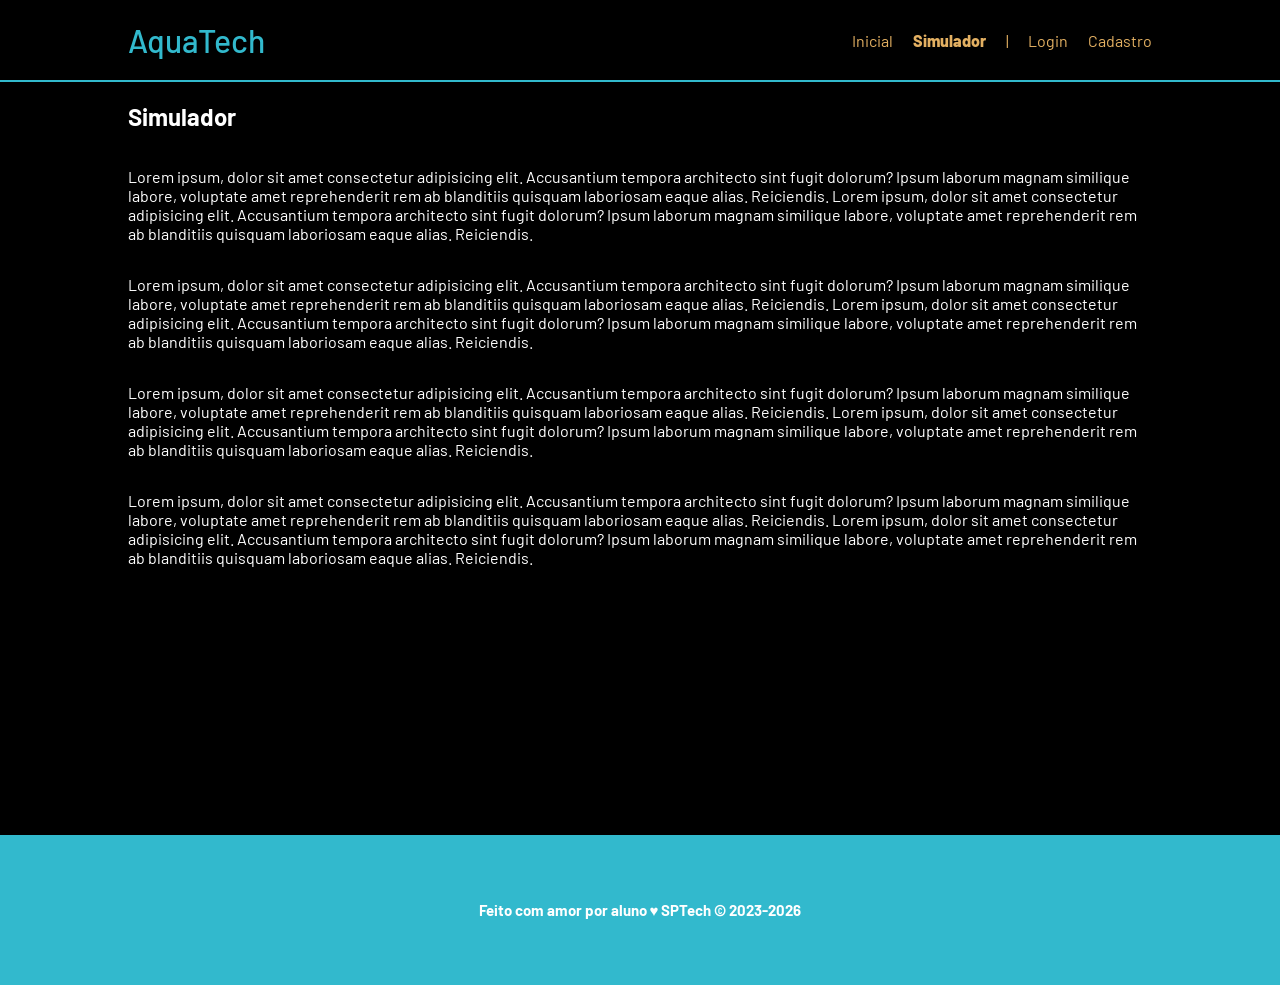
<file: public/simulador.html>
<!DOCTYPE html>
<html lang="pt-br">

<head>
    <meta charset="UTF-8">
    <meta http-equiv="X-UA-Compatible" content="IE=edge">
    <meta name="viewport" content="width=device-width, initial-scale=1.0">

    <title>AquaTech | Simulador</title>

    <script src="./js/sessao.js"></script>

    <link rel="stylesheet" href="./css/estilo.css">
    <link rel="icon" href="./assets/icon/favicon-bichos.svg" type="image/svg+xml">
    <link rel="preconnect" href="https://fonts.gstatic.com">
</head>

<body>

    <!--header inicio-->
    <div class="header">
        <div class="container">
            <h1 class="titulo">AquaTech</h1>
            <ul class="navbar">
                <li>
                    <a href="./index.html">Inicial</a>
                </li>
                <li class="agora">Simulador</li>
                <li>|</li>
                <li>
                    <a href="./login.html">Login</a>
                </li>
                <li>
                    <a href="./login.html">Cadastro</a>
                </li>
            </ul>
        </div>
    </div>


    <!-- simulador inicio -->
    <div class="simulador">
        <div class="container">
            <h2>Simulador</h2>
            <p>Lorem ipsum, dolor sit amet consectetur adipisicing elit. Accusantium tempora architecto sint fugit
                dolorum? Ipsum laborum magnam similique labore, voluptate amet reprehenderit rem ab blanditiis quisquam
                laboriosam eaque alias. Reiciendis. Lorem ipsum, dolor sit amet consectetur adipisicing elit.
                Accusantium tempora architecto sint fugit dolorum? Ipsum laborum magnam similique labore, voluptate amet
                reprehenderit rem ab blanditiis quisquam laboriosam eaque alias. Reiciendis.</p>
            <p>Lorem ipsum, dolor sit amet consectetur adipisicing elit. Accusantium tempora architecto sint fugit
                dolorum? Ipsum laborum magnam similique labore, voluptate amet reprehenderit rem ab blanditiis quisquam
                laboriosam eaque alias. Reiciendis. Lorem ipsum, dolor sit amet consectetur adipisicing elit.
                Accusantium tempora architecto sint fugit dolorum? Ipsum laborum magnam similique labore, voluptate amet
                reprehenderit rem ab blanditiis quisquam laboriosam eaque alias. Reiciendis.</p>
            <p>Lorem ipsum, dolor sit amet consectetur adipisicing elit. Accusantium tempora architecto sint fugit
                dolorum? Ipsum laborum magnam similique labore, voluptate amet reprehenderit rem ab blanditiis quisquam
                laboriosam eaque alias. Reiciendis. Lorem ipsum, dolor sit amet consectetur adipisicing elit.
                Accusantium tempora architecto sint fugit dolorum? Ipsum laborum magnam similique labore, voluptate amet
                reprehenderit rem ab blanditiis quisquam laboriosam eaque alias. Reiciendis.</p>
            <p>Lorem ipsum, dolor sit amet consectetur adipisicing elit. Accusantium tempora architecto sint fugit
                dolorum? Ipsum laborum magnam similique labore, voluptate amet reprehenderit rem ab blanditiis quisquam
                laboriosam eaque alias. Reiciendis. Lorem ipsum, dolor sit amet consectetur adipisicing elit.
                Accusantium tempora architecto sint fugit dolorum? Ipsum laborum magnam similique labore, voluptate amet
                reprehenderit rem ab blanditiis quisquam laboriosam eaque alias. Reiciendis.</p>

        </div>
    </div>
    <!-- simulador fim -->

    <!--footer inicio-->
    <div class="footer">
        <div class="container">
            <h4>Feito com amor por aluno &hearts; SPTech &copy; 2023-2026</h4>
        </div>
    </div>
    <!--footer fim-->


</body>

</html>
</file>
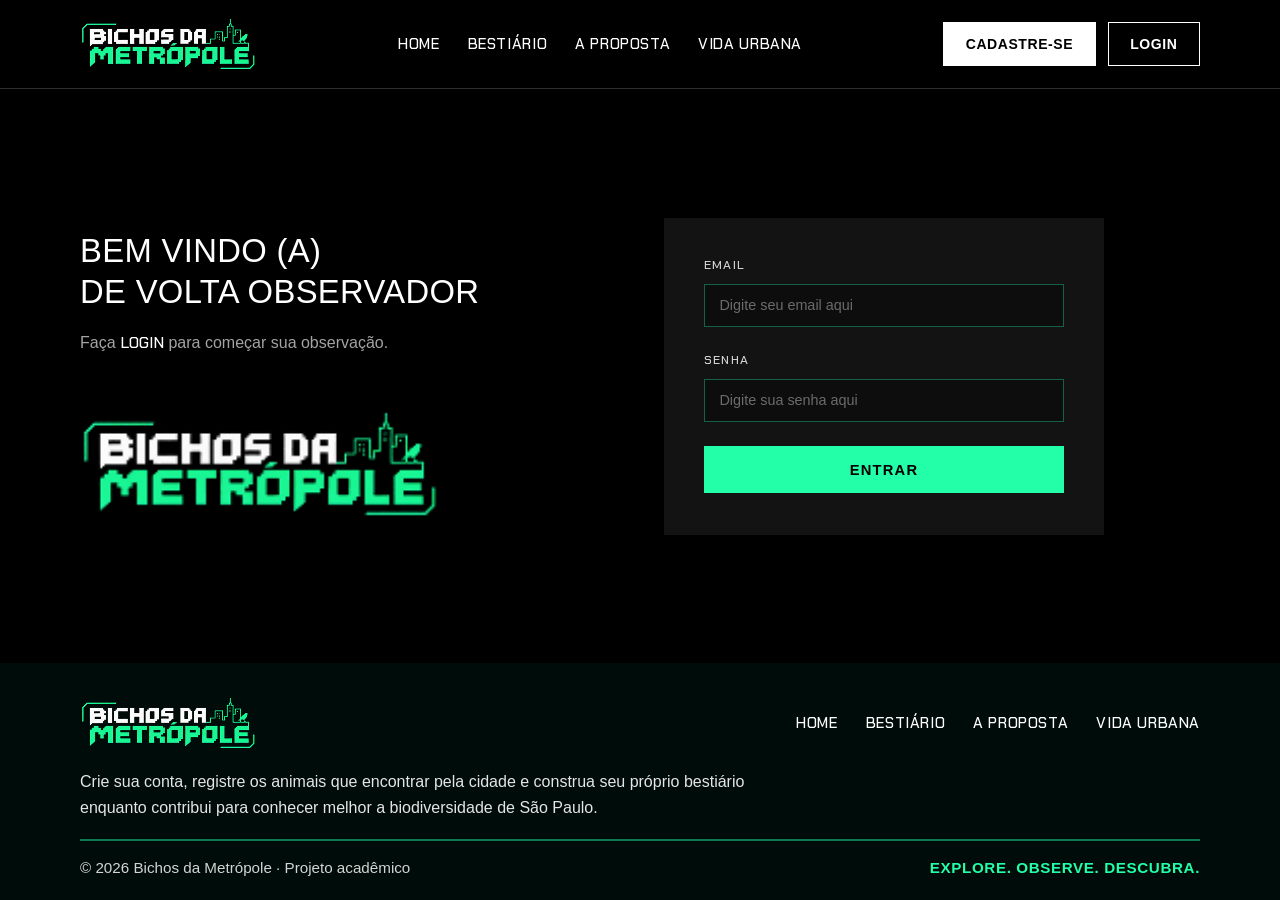
<file: public/dashboard/mural.html>
<!DOCTYPE html>
<html lang="pt-br">

<head>
    <link rel="icon" href="../assets/icon/favicon-bichos.svg" type="image/svg+xml">
    <meta charset="UTF-8">
    <meta http-equiv="X-UA-Compatible" content="IE=edge">
    <meta name="viewport" content="width=device-width, initial-scale=1.0">
    <title>Bichos da Metrópole | Histórico</title>

    <link rel="stylesheet" href="./../css/dashboards.css">
    <link rel="stylesheet" href="./../css/estilo.css" />
    <script src="../js/sessao.js"></script>

    <link rel="preconnect" href="https://fonts.gstatic.com">
    <link
        href="https://fonts.googleapis.com/css2?family=Exo+2:ital,wght@0,100;0,200;0,300;0,400;0,500;0,600;0,700;0,800;0,900;1,100;1,200;1,300;1,400;1,500;1,600;1,700;1,800;1,900&display=swap"
        rel="stylesheet">
</head>

<body class="dashboard-page history-page" onload="validarSessao(), carregarHistorico()">
    <div class="dashboard-shell">
        <aside class="dashboard-sidebar">
            <a class="dashboard-brand" href="./dashboard.html" aria-label="Bichos da Metrópole - Dashboard">
                <img src="../assets/assets-home/Bichos da Metrópole em Pixel Art 1.png" alt="Bichos da Metrópole">
            </a>

            <nav class="dashboard-nav" aria-label="Navegação principal">
                <a class="dashboard-nav-item" href="./dashboard.html">Dashboard</a>
                <a class="dashboard-nav-item" href="./cards.html">Meu Bestiário</a>
                <a class="dashboard-nav-item active" href="./mural.html">Histórico</a>
            </nav>

            <a class="dashboard-action" href="./edicao-aviso.html"><span>Registrar avistamento</span></a>

            <span id="b_usuario" class="usuario-invisivel" aria-hidden="true">usuário</span>
        </aside>

        <main class="dashboard-main">
            <header class="dashboard-header">
                <div class="dashboard-header-copy">
                    <h1>HISTÓRICO</h1>
                    <p>Consulte os animais que você encontrou pela cidade.</p>
                </div>
                <button class="dashboard-logout" type="button" onclick="limparSessao()"><span>Sair</span></button>
            </header>

            <section class="history-summary" aria-label="Resumo do histórico">
                <article class="history-total-card">
                    <h2>TOTAL DE AVISTAMENTOS</h2>
                    <span class="history-total" id="totalAvistamentos">0</span>
                </article>
            </section>

            <section class="history-filters" aria-label="Filtros de histórico">
                <label class="history-search-field" for="buscarHistorico">
                    <span>Buscar</span>
                    <input id="buscarHistorico" type="search" placeholder="Buscar animal registrado" oninput="paginaHistoricoAtual = 1; renderizarHistorico()">
                </label>

            </section>

            <section class="history-records-card" aria-label="Registros do histórico">
                <div class="records-header history-header">
                    <h2>MEUS REGISTROS</h2>
                    <span id="registrosExibidos">0 exibidos</span>
                </div>

                <div class="history-list" id="historyList"></div>

                <section class="pagination-bar" aria-label="Paginação do histórico">
                    <button class="pagination-button" type="button" id="btnHistoricoAnterior" onclick="mudarPaginaHistorico(-1)">Anterior</button>
                    <span class="pagination-info" id="paginationHistoricoInfo">Página 1 de 1</span>
                    <button class="pagination-button" type="button" id="btnHistoricoProxima" onclick="mudarPaginaHistorico(1)">Próxima</button>
                </section>
            </section>
        </main>
    </div>

    <script>
        var registrosHistorico = [];
        var paginaHistoricoAtual = 1;
        var itensHistoricoPorPagina = 3;

        function carregarHistorico() {
            var idUsuario = sessionStorage.ID_USUARIO;

            fetch(`/avistamentos/listar/${idUsuario}`, { cache: 'no-store' }).then(function (response) {
                if (response.status == 204) {
                    registrosHistorico = [];
                    document.getElementById('totalAvistamentos').textContent = '0';
                    paginaHistoricoAtual = 1;
                    renderizarHistorico();
                } else if (response.ok) {
                    response.json().then(function (resultado) {
                        registrosHistorico = resultado;
                        document.getElementById('totalAvistamentos').textContent = resultado.length;
                        paginaHistoricoAtual = 1;
                        renderizarHistorico();
                    });
                } else {
                    console.error('Nenhum dado encontrado ou erro na API');
                }
            }).catch(function (erro) {
                console.error('Erro ao carregar histórico:', erro.message);
            });
        }

        function renderizarHistorico() {
            var busca = document.getElementById('buscarHistorico').value.toLowerCase().trim();
            var lista = document.getElementById('historyList');
            lista.innerHTML = '';

            var registrosFiltrados = [];

            for (var i = 0; i < registrosHistorico.length; i++) {
                var registro = registrosHistorico[i];
                var combinaBusca = registro.nomePopular.toLowerCase().indexOf(busca) !== -1 || registro.nomeCientifico.toLowerCase().indexOf(busca) !== -1 || registro.localAvistamento.toLowerCase().indexOf(busca) !== -1 || registro.grupo.toLowerCase().indexOf(busca) !== -1;
                if (!combinaBusca) {
                    continue;
                }

                registrosFiltrados.push(registro);
            }

            var totalPaginas = registrosFiltrados.length > 0 ? Math.ceil(registrosFiltrados.length / itensHistoricoPorPagina) : 1;

            if (paginaHistoricoAtual > totalPaginas) {
                paginaHistoricoAtual = totalPaginas;
            }

            var inicio = (paginaHistoricoAtual - 1) * itensHistoricoPorPagina;
            var fim = inicio + itensHistoricoPorPagina;
            var registrosDaPagina = registrosFiltrados.slice(inicio, fim);

            for (var j = 0; j < registrosDaPagina.length; j++) {
                var registroPagina = registrosDaPagina[j];

                lista.innerHTML += `
                    <article class="history-item">
                        <div class="history-item-main">
                            <h3>${registroPagina.nomePopular}</h3>
                            <p>${registroPagina.nomeCientifico}</p>
                            <span>${registroPagina.localAvistamento}</span>
                        </div>
                        <div class="history-item-meta">
                            <strong>${registroPagina.dataAvistamento}</strong>
                            <span>${registroPagina.grupo}</span>
                        </div>
                    </article>
                `;
            }

            document.getElementById('registrosExibidos').textContent = registrosFiltrados.length + ' exibidos';
            atualizarPaginacaoHistorico(registrosFiltrados.length, totalPaginas);
        }

        function mudarPaginaHistorico(direcao) {
            var totalPaginas = obterQuantidadePaginasHistorico();
            var proximaPagina = paginaHistoricoAtual + direcao;

            if (proximaPagina < 1 || proximaPagina > totalPaginas) {
                return;
            }

            paginaHistoricoAtual = proximaPagina;
            renderizarHistorico();
        }

        function obterQuantidadePaginasHistorico() {
            var busca = document.getElementById('buscarHistorico').value.toLowerCase().trim();
            var totalFiltrado = 0;

            for (var i = 0; i < registrosHistorico.length; i++) {
                var registro = registrosHistorico[i];
                var combinaBusca = registro.nomePopular.toLowerCase().indexOf(busca) !== -1 || registro.nomeCientifico.toLowerCase().indexOf(busca) !== -1 || registro.localAvistamento.toLowerCase().indexOf(busca) !== -1 || registro.grupo.toLowerCase().indexOf(busca) !== -1;
                if (combinaBusca) {
                    totalFiltrado++;
                }
            }

            return totalFiltrado > 0 ? Math.ceil(totalFiltrado / itensHistoricoPorPagina) : 1;
        }

        function atualizarPaginacaoHistorico(totalItens, totalPaginas) {
            var info = document.getElementById('paginationHistoricoInfo');
            var btnAnterior = document.getElementById('btnHistoricoAnterior');
            var btnProxima = document.getElementById('btnHistoricoProxima');

            if (totalItens === 0) {
                info.textContent = 'Nenhum resultado encontrado';
            } else {
                info.textContent = 'Página ' + paginaHistoricoAtual + ' de ' + totalPaginas;
            }

            btnAnterior.disabled = paginaHistoricoAtual <= 1;
            btnProxima.disabled = paginaHistoricoAtual >= totalPaginas;

            btnAnterior.classList.toggle('disabled', btnAnterior.disabled);
            btnProxima.classList.toggle('disabled', btnProxima.disabled);
        }

    </script>
</body>

</html>
</file>
<file: public/css/style.css>
/* ========== Variáveis ========== */
    :root {
      --color-bg: #000000;
      --color-surface: #111111;
      --color-surface-border: #2a2a2a;
      --color-primary: #00ff9c;
      --color-primary-strong: #19f896;
      --color-text: #ffffff;
      --color-text-muted: #a3a3a3;
      --color-purple: #a855f7;
      --color-purple-deep: #c026d3;
      --color-btn-solid-bg: #ffffff;
      --color-btn-solid-text: #000000;
      --font-display: 'Cyberform Demo', sans-serif;
      --font-body: 'Chakra Petch', 'Segoe UI', sans-serif;
      --header-height: 88px;
      --container-width: 1120px;
      --container-padding: 24px;
      --proposta-notch: min(70px, 4.861vw);
      --radius-btn: 0px;
      --transition: 0.2s ease;
    }

    /* ========== Reset / Base ========== */
    *,
    *::before,
    *::after {
      box-sizing: border-box;
      margin: 0;
      padding: 0;
    }

    html {
      scroll-behavior: smooth;
    }

    body {
      font-family: var(--font-body);
      background-color: var(--color-bg);
      color: var(--color-text);
      line-height: 1.5;
      min-height: 100vh;
      -webkit-font-smoothing: antialiased;
    }

    img {
      max-width: 100%;
      display: block;
    }

    a {
      text-decoration: none;
      color: inherit;
    }

    ul {
      list-style: none;
    }

    .container {
      width: min(var(--container-width), 100% - var(--container-padding) * 2);
      margin-inline: auto;
    }

    /* ========== Botões ========== */
    .btn {
      display: inline-flex;
      align-items: center;
      justify-content: center;
      font-family: var(--font-body);
      font-weight: 600;
      font-size: 0.875rem;
      letter-spacing: 0.04em;
      text-transform: uppercase;
      border: 1px solid transparent;
      cursor: pointer;
      transition: background-color var(--transition), color var(--transition), border-color var(--transition), transform var(--transition);
      white-space: nowrap;
      line-height: 1;
    }

    .btn:focus-visible {
      outline: 2px solid var(--color-primary);
      outline-offset: 3px;
    }

    .btn-solid {
      background-color: var(--color-btn-solid-bg);
      color: var(--color-btn-solid-text);
      padding: 0.85rem 1.35rem;
      border-color: var(--color-btn-solid-bg);
    }

    .btn-solid:hover {
      background-color: var(--color-primary);
      border-color: var(--color-primary);
    }

    .btn-outline {
      background-color: transparent;
      color: var(--color-text);
      padding: 0.85rem 1.35rem;
      border-color: #ffffff;
    }

    .btn-outline:hover {
      background-color: var(--color-text);
      color: var(--color-btn-solid-text);
    }

    .btn-primary {
      background-color: var(--color-primary);
      color: var(--color-btn-solid-text);
      padding: 1.05rem 1.75rem;
      font-weight: 700;
      font-size: 0.95rem;
      letter-spacing: 0.06em;
      border-color: var(--color-primary);
      box-shadow: 0 0 24px rgba(0, 255, 156, 0.18);
    }

    .btn-primary:hover {
      background-color: #5dffb8;
      border-color: #5dffb8;
      transform: translateY(-1px);
      box-shadow: 0 0 32px rgba(0, 255, 156, 0.35);
    }

    /* ========== Header ========== */
    .site-header {
      position: sticky;
      top: 0;
      z-index: 100;
      background-color: rgba(0, 0, 0, 0.92);
      backdrop-filter: blur(8px);
      border-bottom: 1px solid #2e2e2e;
    }

    .header-inner {
      display: flex;
      align-items: center;
      justify-content: space-between;
      gap: 1.5rem;
      min-height: var(--header-height);
      padding-block: 0.75rem;
    }

    .brand {
      flex-shrink: 0;
      display: flex;
      align-items: center;
    }

    .brand img {
      width: 177px;
      height: auto;
    }

    .nav {
      display: flex;
      align-items: center;
      gap: 1.75rem;
    }

    .nav a {
      font-size: 0.95rem;
      font-weight: 500;
      letter-spacing: 0.04em;
      text-transform: uppercase;
      color: var(--color-text);
      transition: color var(--transition);
    }

    .nav a:hover {
      color: var(--color-primary);
    }

    .header-actions {
      display: flex;
      align-items: center;
      gap: 0.75rem;
      flex-shrink: 0;
    }

    /* ========== Hero ========== */
    .hero {
      position: relative;
      isolation: isolate;
      overflow: hidden;
      padding-top: 3.5rem;
      padding-bottom: 2.5rem;
      display: flex;
      flex-direction: column;
      justify-content: space-between;
    }

    .hero-main {
      display: grid;
      grid-template-columns: minmax(0, 1.2fr) minmax(0, 0.8fr);
      gap: 1.5rem;
      align-items: center;
      position: relative;
      z-index: 3;
      width: min(var(--container-width), 100% - var(--container-padding) * 2);
      margin-inline: auto;
      padding-bottom: 1.75rem;
      min-height: 480px;
    }

    /* Coluna direita reserva espaço do visual (o visual sai do fluxo) */
    .hero-main .hero-visual-slot {
      min-height: 1px;
      pointer-events: none;
    }

    .hero-copy {
        width: 700px;
      position: relative;
      z-index: 3;
      padding-top: 0.5rem;
    }

    .hero-title {
      font-family: var(--font-display);
      font-size: clamp(1.85rem, 3.6vw, 3rem);
      font-weight: 400;
      line-height: 1.2;
      text-transform: uppercase;
      color: var(--color-text);
      letter-spacing: 0.01em;
      margin-bottom: 1.35rem;
    }

    .hero-description {
      font-size: 1.02rem;
      font-weight: 400;
      color: #d4d4d4;
      line-height: 1.65;
      max-width: 30rem;
      margin-bottom: 2rem;
    }

    /* Visual decorativo: posiciona o recorte; camadas resolvidas nos filhos */
    .hero-visual {
      position: absolute;
      top: 0;
      bottom: 0;
      right: max(0px, calc((100% - var(--container-width)) / 2 - 1rem));
      width: min(48%, 560px);
      pointer-events: none;
      user-select: none;
    }

    .hero-city {
      position: absolute;
      right: -6%;
      top: 12%;
      width: 114%;
      height: auto;
      opacity: 0.9;
      z-index: 1;
    }

    .hero-bird {
      position: absolute;
      right: -6%;
      bottom: 8%;
      width: min(100%, 480px);
      height: auto;
      z-index: 20;
      filter: drop-shadow(0 18px 30px rgba(0, 0, 0, 0.55));
    }

    /* ========== Passos (hero) ========== */
    .hero-steps {
      position: relative;
      z-index: 10;
      width: min(var(--container-width), 100% - var(--container-padding) * 2);
      margin-inline: auto;
      display: grid;
      grid-template-columns: repeat(3, minmax(0, 1fr));
      gap: 1.25rem;
    }

    .step-card {
      background-color: var(--color-surface);
      border: 1px solid var(--color-surface-border);
      padding: 1.5rem 1.4rem 1.6rem;
      min-height: 145px;
      transition: border-color var(--transition), transform var(--transition);
    }

    .step-card:hover {
      border-color: rgba(0, 255, 156, 0.45);
    }

    .step-card h2 {
      font-family: var(--font-body);
      font-size: 1.15rem;
      font-weight: 700;
      color: var(--color-text);
      margin-bottom: 0.7rem;
      letter-spacing: 0.01em;
    }

    .step-card p {
      font-size: 0.92rem;
      color: var(--color-text-muted);
      line-height: 1.55;
      font-weight: 400;
    }

    /* ========== Bestiário ========== */
    .bestiary {
      padding: 3.5rem var(--container-padding) 4.5rem;
    }

    .bestiary-panel {
      position: relative;
      width: min(var(--container-width), 100%);
      margin-inline: auto;
      padding: 3.25rem 3rem 3.5rem;
      isolation: isolate;
    }

    .bestiary-frame {
      position: absolute;
      inset: 0;
      width: 100%;
      height: 100%;
      object-fit: fill;
      z-index: -1;
      pointer-events: none;
      user-select: none;
    }

    .bestiary-content {
      position: relative;
      z-index: 1;
    }

    .bestiary-header {
      max-width: 36rem;
      margin-bottom: 2.75rem;
    }

    .bestiary-title {
      font-family: var(--font-display);
      font-size: 4rem;
      font-weight: 400;
      line-height: 1.15;
      text-transform: uppercase;
      color: var(--color-text);
      letter-spacing: 0.02em;
      margin-bottom: 1rem;
      text-shadow:
        3px 3px 0 rgba(168, 85, 247, 0.95);
    }

    .bestiary-description {
      font-size: 0.98rem;
      color: var(--color-text);
      line-height: 1.6;
      margin-bottom: 1.75rem;
    }

    .bestiary-cta {
      min-width: 280px;
    }

    .species-grid {
      display: grid;
      grid-template-columns: repeat(3, minmax(0, 1fr));
      gap: 1.35rem;
    }

    .species-card {
      background-color: #0a0f0c;
      border: 1px solid rgba(0, 255, 156, 0.08);
      padding: 1.25rem 1rem 1.35rem;
      display: flex;
      flex-direction: column;
      align-items: center;
      text-align: center;
      transition: border-color var(--transition), transform var(--transition);
    }

    .species-card:hover {
      border-color: rgba(0, 255, 156, 0.35);
      transform: translateY(-3px);
    }

    .species-image {
      width: 100%;
      height: 200px;
      display: flex;
      align-items: center;
      justify-content: center;
      margin-bottom: 1.1rem;
    }

    .species-image img {
      max-width: 100%;
      max-height: 100%;
      width: auto;
      height: auto;
      object-fit: contain;
    }

    .species-name {
      font-family: var(--font-body);
      font-size: 1.02rem;
      font-weight: 700;
      color: var(--color-text);
      margin-bottom: 0.35rem;
      letter-spacing: 0.01em;
    }

    .species-scientific {
      font-size: 0.84rem;
      font-style: italic;
      color: #6b6b6b;
      font-weight: 400;
    }

    /* ========== Proposta ========== */
    .proposal {
      --proposta-notch: min(70px, 4.861vw);
      position: relative;
      z-index: 2;
      isolation: isolate;
      padding-top: calc(8rem + var(--proposta-notch));
      padding-bottom: calc(8rem + var(--proposta-notch));
      overflow: hidden;
      color: var(--color-text);
      background-color: #9000ff;
      /* Recortes do bg com profundidade fixa (não achata com a altura) */
      clip-path: polygon(
        0 0,
        15.76% 0,
        23.61% var(--proposta-notch),
        74.79% var(--proposta-notch),
        82.57% 0,
        100% 0,
        100% 100%,
        82.36% 100%,
        74.72% calc(100% - var(--proposta-notch)),
        23.68% calc(100% - var(--proposta-notch)),
        15.97% 100%,
        0 100%
      );
    }

    .proposal-inner {
      position: relative;
      z-index: 2;
      width: min(var(--container-width), 100% - var(--container-padding) * 2);
      margin-inline: auto;
      display: grid;
      grid-template-columns: minmax(0, 1fr) auto;
      gap: 2.5rem;
      align-items: center;
    }

    .proposal-copy {
      max-width: 38rem;
    }

    .proposal-title {
      font-family: var(--font-display);
      font-size: 4rem;
      font-weight: 400;
      line-height: 1.2;
      text-transform: uppercase;
      color: var(--color-text);
      letter-spacing: 0.01em;
      margin-bottom: 1.35rem;
      text-shadow:
        0px 6px 0 rgba(0, 0, 0, 10);
    }

    .proposal-description {
      font-size: 1rem;
      line-height: 1.7;
      color: #f3f3f3;
      margin-bottom: 2rem;
      max-width: 36rem;
    }

    .proposal-cta {
      min-width: 300px;
    }

    .proposal-media {
      width: min(320px, 34vw);
      justify-self: end;
      position: relative;
      z-index: 2;
    }

    .proposal-media img {
      width: 100%;
      height: auto;
      display: block;
    }

    /* ========== Vida Urbana ========== */
    .urban {
      --urban-notch: min(70px, 4.861vw);
      position: relative;
      z-index: 1;
      isolation: isolate;
      padding-top: calc(2.875rem + var(--urban-notch));
      padding-bottom: calc(4.8rem + var(--urban-notch));
    }

    .urban-inner {
      position: relative;
      z-index: 1;
      width: min(var(--container-width), 100% - var(--container-padding) * 2);
      margin-inline: auto;
      text-align: center;
      padding-inline: var(--container-padding);
    }

    .urban-eyebrow {
      font-size: 0.85rem;
      font-weight: 700;
      letter-spacing: 0.08em;
      text-transform: uppercase;
      color: var(--color-text);
      margin-bottom: 3.3rem;
    }

    .urban-watermark {
      position: absolute;
      left: 50%;
      top: 0;
      transform: translateX(-50%);
      font-family: var(--font-display);
      font-size: clamp(4rem, 12vw, 14rem);
      font-weight: 400;
      text-transform: uppercase;
      letter-spacing: 0.04em;
      color: transparent;
      -webkit-text-stroke: 2px #6b6478;
      white-space: nowrap;
      pointer-events: none;
      user-select: none;
      z-index: 0;
      line-height: 1;
    }

    .urban-title {
      position: relative;
      z-index: 1;
      font-family: var(--font-display);
      font-size: clamp(1.9rem, 4.65vw, 5.6rem);
      font-weight: 400;
      line-height: 1.15;
      text-transform: uppercase;
      color: var(--color-text);
      letter-spacing: 0.01em;
      margin-bottom: 2.4rem;
      text-shadow: 0.07em 0.07em 0 #9000ff;
    }

    .urban-description {
      position: relative;
      z-index: 1;
      font-size: 1rem;
      font-weight: 500;
      line-height: 1.7;
      color: var(--color-text);
      max-width: 45rem;
      margin-inline: auto;
      margin-bottom: 0.5rem;
    }

    .urban-divider {
      position: relative;
      z-index: 1;
      border: none;
      height: 2px;
      width: min(100%, 49rem);
      margin: 1rem auto;
      background-color: #6f00c3;
    }

    /* ========== CTA (verde) ========== */
    .cta {
      --proposta-notch: min(70px, 4.861vw);
      position: relative;
      z-index: 2;
      isolation: isolate;
      padding-top: calc(8rem + var(--proposta-notch));
      padding-bottom: calc(8rem + var(--proposta-notch));
      overflow: hidden;
      color: var(--color-text);
      background-color: #23fea8;
      /* Recortes do bg com profundidade fixa (não achata com a altura) */
      clip-path: polygon(
        0 0,
        15.76% 0,
        23.61% var(--proposta-notch),
        74.79% var(--proposta-notch),
        82.57% 0,
        100% 0,
        100% 100%,
        82.36% 100%,
        15.97% 100%,
        0 100%
      );
    }

    /* Faixa escura que recobre o topo do CTA:
       cap de largura total + trapézio central mergulhando no verde,
       com contorno roxo contínuo (conforme Figma). */
    .cta::before {
      content: "";
      position: absolute;
      top: -2px;
      left: 0;
      right: 0;
      height: calc(var(--cta-notch) + 2px);
      clip-path: polygon(
        0 0,
        100% 0,
        100% 64.3%,
        82.36% 64.3%,
        74.72% 100%,
        23.68% 100%,
        15.97% 64.3%,
        0 64.3%
      );
      z-index: 0;
      pointer-events: none;
    }

    .cta::after {
      content: "";
      position: absolute;
      top: 0;
      left: 0;
      right: 0;
      height: calc(var(--cta-notch) - 2px);
      background-color: #120018;
      clip-path: polygon(
        0 0,
        100% 0,
        100% 64.3%,
        82.36% 64.3%,
        74.72% 100%,
        23.68% 100%,
        15.97% 64.3%,
        0 64.3%
      );
      z-index: 0;
      pointer-events: none;
    }

    .cta-inner {
      position: relative;
      z-index: 1;
      width: min(var(--container-width), 100% - var(--container-padding) * 2);
      margin-inline: auto;
      display: grid;
      grid-template-columns: minmax(0, 1fr) auto;
      gap: 2.5rem;
      align-items: center;
      padding-inline: var(--container-padding);
    }

    .cta-eyebrow {
      font-size: 0.85rem;
      font-weight: 700;
      letter-spacing: 0.06em;
      text-transform: uppercase;
      color: #000000;
      margin-bottom: 1.75rem;
    }

    .cta-title {
      font-family: var(--font-display);
      font-size: clamp(1.85rem, 3.8vw, 3rem);
      font-weight: 400;
      line-height: 1.2;
      text-transform: uppercase;
      color: #000000;
      letter-spacing: 0.01em;
      margin-bottom: 1.25rem;
      max-width: 14ch;
    }

    .cta-description {
      font-size: 1rem;
      line-height: 1.65;
      color: #000000;
      max-width: 34rem;
      margin-bottom: 2rem;
    }

    .cta-actions {
      display: flex;
      flex-wrap: wrap;
      gap: 1rem;
    }

    .btn-cta-primary {
      background-color: #9000ff;
      color: var(--color-text);
      padding: 1rem 1.75rem;
      font-weight: 700;
      font-size: 0.9rem;
      letter-spacing: 0.05em;
      border-color: #9000ff;
      box-shadow: none;
    }

    .btn-cta-primary:hover {
      background-color: #a855f7;
      border-color: #a855f7;
      transform: translateY(-1px);
      box-shadow: none;
    }

    .btn-cta-outline {
      background-color: transparent;
      color: #000000;
      padding: 1rem 1.75rem;
      font-weight: 700;
      font-size: 0.9rem;
      letter-spacing: 0.05em;
      border-color: #000000;
      box-shadow: none;
    }

    .btn-cta-outline:hover {
      background-color: #000000;
      color: #23fea8;
      transform: translateY(-1px);
      box-shadow: none;
    }

    .cta-media {
      width: min(300px, 30vw);
      justify-self: end;
    }

    .cta-media img {
      width: 100%;
      height: auto;
      filter: brightness(0);
      display: block;
    }

    /* ========== Rodapé ========== */
    .site-footer {
      background-color: #000c09;
      color: var(--color-text);
      padding: 3.5rem 0 2.5rem;
    }

    .footer-inner {
      display: flex;
      flex-direction: column;
      gap: 1.75rem;
    }

    .footer-top {
      display: flex;
      align-items: center;
      justify-content: space-between;
      gap: 1.5rem;
      flex-wrap: wrap;
    }

    .footer-brand {
      flex-shrink: 0;
      display: flex;
      align-items: center;
    }

    .footer-brand img {
      width: 177px;
      height: auto;
    }

    .footer-nav {
      display: flex;
      align-items: center;
      gap: 1.75rem;
      flex-wrap: wrap;
    }

    .footer-nav a {
      font-size: 0.95rem;
      font-weight: 500;
      letter-spacing: 0.04em;
      text-transform: uppercase;
      color: var(--color-text);
      transition: color var(--transition);
    }

    .footer-nav a:hover {
      color: var(--color-primary);
    }

    .footer-description {
      font-size: 1rem;
      line-height: 1.65;
      color: #e5e5e5;
      max-width: 42rem;
    }

    .footer-bottom {
      display: flex;
      align-items: center;
      justify-content: space-between;
      gap: 1rem;
      flex-wrap: wrap;
      padding-top: 1.5rem;
      border-top: 2px solid rgba(35, 254, 168, 0.45);
    }

    .footer-copy {
      font-size: 0.95rem;
      color: #d4d4d4;
    }

    .footer-tagline {
      font-size: 0.95rem;
      font-weight: 700;
      letter-spacing: 0.04em;
      text-transform: uppercase;
      color: #23fea8;
    }

    /* ========== Responsivo ========== */
    @media (max-width: 1024px) {
      .hero-main {
        grid-template-columns: 1fr;
        gap: 1rem;
        padding-bottom: 1.5rem;
      }

      .hero-copy {
        max-width: 40rem;
      }

      .hero-visual {
        position: relative;
        top: auto;
        bottom: auto;
        right: auto;
        width: 100%;
        height: auto;
        min-height: 320px;
        order: -1;
        margin-bottom: 1rem;
      }

      .hero-city {
        right: 50%;
        top: 50%;
        transform: translate(50%, -50%);
        width: min(100%, 480px);
        opacity: 0.7;
      }

      .hero-bird {
        right: 50%;
        bottom: auto;
        top: 50%;
        transform: translate(50%, -50%);
        width: min(55%, 320px);
        opacity: 0.95;
      }

      .hero-main {
        min-height: 0;
        order: 1;
      }

      .hero-main .hero-visual-slot {
        display: none;
      }

      .hero {
        display: flex;
        flex-direction: column;
      }

      .hero-steps {
        order: 2;
      }

      .nav {
        gap: 1.1rem;
      }

      .nav a {
        font-size: 0.85rem;
      }

      .bestiary-panel {
        padding: 2.5rem 1.75rem 2.75rem;
      }

      .species-grid {
        grid-template-columns: repeat(2, minmax(0, 1fr));
      }

      .proposal {
        padding-top: calc(4rem + var(--proposta-notch));
        padding-bottom: calc(6rem + var(--proposta-notch));
      }

      .proposal-inner {
        grid-template-columns: 1fr;
        gap: 2rem;
      }

      .proposal-copy {
        max-width: 40rem;
      }

      .proposal-media {
        justify-self: start;
        width: min(100%, 300px);
      }

      .proposal-cta {
        min-width: 0;
      }

      .cta-inner {
        grid-template-columns: 1fr;
        gap: 2rem;
      }

      .cta-media {
        justify-self: start;
        width: min(100%, 260px);
      }

      .cta-title {
        max-width: none;
      }

      .footer-top {
        flex-direction: column;
        align-items: flex-start;
      }
    }

    @media (max-width: 768px) {
      :root {
        --header-height: auto;
      }

      .header-inner {
        flex-wrap: wrap;
        justify-content: center;
        gap: 1rem;
      }

      .brand {
        width: 100%;
        justify-content: center;
      }

      .nav {
        margin-left: 0;
        flex-wrap: wrap;
        justify-content: center;
        gap: 0.85rem 1.25rem;
      }

      .header-actions {
        width: 100%;
        justify-content: center;
      }

      .hero {
        padding-top: 2.5rem;
        min-height: auto;
      }

      .hero-title {
        font-size: 2.35rem;
      }

      .hero-description {
        font-size: 0.98rem;
      }

      .hero-visual {
        min-height: 280px;
      }

      .hero-steps {
        grid-template-columns: 1fr;
        gap: 1rem;
      }

      .step-card {
        min-height: auto;
      }

      .bestiary {
        padding-top: 2.5rem;
        padding-bottom: 3rem;
      }

      .bestiary-panel {
        padding: 2rem 1.25rem 2.25rem;
      }

      .bestiary-cta {
        min-width: 0;
        width: 100%;
      }

      .species-grid {
        grid-template-columns: 1fr;
        gap: 1rem;
      }

      .species-image {
        height: 180px;
      }

      .proposal {
        padding-top: calc(3rem + var(--proposta-notch));
        padding-bottom: calc(5rem + var(--proposta-notch));
      }

      .proposal-title {
        font-size: clamp(1.65rem, 7vw, 2.35rem);
      }

      .proposal-description {
        font-size: 0.95rem;
      }

      .proposal-cta {
        width: 100%;
      }

      .proposal-media {
        width: min(100%, 260px);
      }

      .urban {
        padding-top: calc(3.5rem + var(--urban-notch));
        padding-bottom: calc(3rem + var(--urban-notch));
      }

      .urban-title {
        font-size: clamp(1.55rem, 7vw, 2.35rem);
      }

      .urban-description {
        font-size: 0.95rem;
      }

      .cta {
        padding-top: calc(3rem + var(--cta-notch));
        padding-bottom: 3.5rem;
      }

      .cta-actions {
        flex-direction: column;
        align-items: stretch;
      }

      .btn-cta-primary,
      .btn-cta-outline {
        width: 100%;
      }

      .site-footer {
        padding: 2.5rem 0 2rem;
      }

      .footer-nav {
        gap: 0.85rem 1.25rem;
      }

      .footer-bottom {
        flex-direction: column;
        align-items: flex-start;
      }
    }

    @media (max-width: 480px) {
      .btn-solid,
      .btn-outline {
        padding: 0.75rem 1rem;
        font-size: 0.8rem;
      }

      .btn-primary {
        width: 100%;
        padding: 1rem 1.25rem;
      }

      .hero-visual {
        min-height: 260px;
      }

      .hero-bird {
        width: min(70%, 260px);
      }

      .hero-steps {
        order: 2;
      }
    }
</file>
<file: public/css/login.css>
.login-section {
  display: flex;
  align-items: center;
  min-height: calc(100vh - var(--header-height));
  padding-block: 4rem;
}

.login-grid {
  display: grid;
  grid-template-columns: minmax(0, 1fr) minmax(0, 1fr);
  align-items: center;
  gap: 3rem;
}

/* Páginas de autenticação (login/cadastro): tudo visível na tela, sem scroll */

.auth-page {
  display: flex;
  flex-direction: column;
  min-height: 100vh;
}

.auth-page .site-header {
  flex-shrink: 0;
}

.auth-page .login-section {
  flex: 1;
  min-height: 0;
  padding-block: 2rem;
}

.auth-page .site-footer {
  flex-shrink: 0;
  padding: 2rem 0 1.25rem;
}

.auth-page .footer-inner {
  gap: 1.1rem;
}

.auth-page .footer-bottom {
  padding-top: 1rem;
}

/* Variantes compactas (cadastro tem um campo a mais que o login) */

.login-card.compact {
  padding: 1.9rem 2.5rem 2rem;
}

.login-form.compact .campo {
  margin-bottom: 0.95rem;
}

/* Coluna esquerda: boas-vindas + logo */

.login-title {
  font-family: var(--font-display);
  font-size: clamp(1.55rem, 2.6vw, 2.05rem);
  font-weight: 400;
  line-height: 1.25;
  text-transform: uppercase;
  letter-spacing: 0.01em;
  color: var(--color-text);
  margin-bottom: 1.1rem;
}

.login-sub {
  font-size: 1rem;
  color: var(--color-text-muted);
  margin-bottom: 3.25rem;
}

.login-sub strong {
  color: var(--color-text);
  font-weight: 500;
}

.login-logo {
  width: min(360px, 100%);
  height: auto;
}

/* Coluna direita: card do formulário */

.login-card {
  background-color: #131313;
  padding: 2.4rem 2.5rem 2.6rem;
  max-width: 440px;
  width: 100%;
  justify-self: start;
}

.login-form {
  display: flex;
  flex-direction: column;
}

.login-label {
  font-family: var(--font-body);
  font-size: 0.78rem;
  font-weight: 500;
  letter-spacing: 0.1em;
  text-transform: uppercase;
  color: #d4d4d4;
  margin-bottom: 0.55rem;
}

.campo {
  display: flex;
  flex-direction: column;
  margin-bottom: 1.5rem;
}

.login-input {
  font-family: var(--font-body);
  font-size: 0.9rem;
  color: var(--color-text);
  background-color: #0d0d0d;
  border: 1px solid rgba(35, 254, 168, 0.35);
  border-radius: 0;
  padding: 0.8rem 0.9rem;
  width: 100%;
  transition: border-color var(--transition);
}

.login-input::placeholder {
  color: #6b6b6b;
}

.login-input:focus-visible {
  outline: none;
  border-color: var(--color-primary);
}

.btn-login {
  font-family: var(--font-body);
  display: inline-flex;
  align-items: center;
  justify-content: center;
  width: 100%;
  padding: 0.9rem 1rem;
  background-color: #23fea8;
  color: #000000;
  border: 1px solid #23fea8;
  border-radius: 0;
  font-size: 0.92rem;
  font-weight: 700;
  letter-spacing: 0.08em;
  text-transform: uppercase;
  cursor: pointer;
  transition: background-color var(--transition), border-color var(--transition), transform var(--transition);
}

.btn-login:hover {
  background-color: #5dffb8;
  border-color: #5dffb8;
  transform: translateY(-1px);
}

.btn-login:focus-visible {
  outline: 2px solid var(--color-primary);
  outline-offset: 3px;
}

/* ========== Alertas (IDs preservados — usados pelo script) ========== */

.alerta_erro {
  display: flex;
  justify-content: flex-end;
}

.card_erro {
  display: none;
  position: fixed;
  top: calc(var(--header-height) + 1rem);
  right: var(--container-padding);
  z-index: 200;
  background-color: #0d0d0d;
  color: var(--color-text);
  width: 240px;
  border: 1px solid #e24141;
  padding: 0.85rem 1rem;
}

#mensagem_erro {
  font-size: 0.85rem;
  font-weight: 500;
  line-height: 1.45;
}

.loading-div {
  display: none;
  justify-content: center;
  margin-top: 1rem;
}

.loading-div img {
  width: 40px;
  height: 40px;
}

#div_erros_login {
  display: none;
  color: #ff9d9d;
  font-size: 0.85rem;
  line-height: 1.45;
  margin-top: 1rem;
}

/* ========== Responsivo ========== */

/* Telas baixas (notebooks): compacta antes de surgir scroll */
@media (min-width: 901px) and (max-height: 840px) {
  .auth-page .login-section {
    padding-block: 1rem;
  }

  .login-sub {
    margin-bottom: 1.75rem;
  }

  .login-card.compact {
    padding: 1.5rem 2rem 1.6rem;
  }

  .login-form.compact .campo {
    margin-bottom: 0.75rem;
  }
}

@media (max-width: 900px) {
  .login-section {
    min-height: 0;
    padding-block: 2.5rem 3rem;
  }

  .login-grid {
    grid-template-columns: 1fr;
    gap: 2rem;
  }

  .login-sub {
    margin-bottom: 2.25rem;
  }

  .login-card {
    justify-self: stretch;
    max-width: 520px;
  }
}

@media (max-width: 480px) {
  .login-card {
    padding: 1.75rem 1.4rem 2rem;
  }
}
</file>
<file: public/css/estilo.css>
@import url('https://fonts.googleapis.com/css2?family=Barlow:ital,wght@0,100;0,200;0,300;0,400;0,500;0,600;0,700;0,800;0,900;1,100;1,200;1,300;1,400;1,500;1,600;1,700;1,800;1,900&display=swap');

body {
  margin: 0;
  padding: 0;
  font-family: 'Barlow', 'Segoe UI', 'Segoe UI', Tahoma, Geneva, Verdana, sans-serif;
  background-color: black;
}

:root {
  --tamanho-header: 80px;
  --tamanho-banner: calc(100vh - var(--tamanho-header) - var(--tamanho-footer) - 2px);
  --tamanho-simulador: calc(100vh - var(--tamanho-header) - var(--tamanho-footer) - 2px);
  --tamanho-login: calc(100vh - var(--tamanho-header) - var(--tamanho-footer) - 2px);
  --tamanho-footer: 65px;
}

.container {
  display: flex;
  width: 80%;
  margin: auto;
}

.header {
  height: var(--tamanho-header);
  border-bottom: 2px solid #32b9cd;
}

.header .container {
  justify-content: space-between;
  align-items: center;
  height: 100%;
}

.header a {
  text-decoration: none;
  color: #e3b062;
}

.agora {
  font-weight: 800;
}

.navbar {
  width: 300px;
  display: flex;
  align-items: center;
  justify-content: space-between;
  list-style: none;
  color: #e3b062;
}

.titulo {
  color: #32b9cd;
  width: fit-content;
  font-weight: 500;
}

.header h1 {
  margin: 0;
}

/* BANNER */

.banner {
  height: var(--tamanho-banner);
  color: white;
  background-image: url('../assets/imgs/bg-jelly-fish-para-home.png');
  background-size: cover;
}

.banner .container {
  justify-content: center;
  align-items: center;
  height: 100%;
}

.banner .container p {
  width: 50%;
  margin: 0;
  padding: 0;
  font-size: 36px;
}

.banner .container span {
  font-weight: 800;
}

/* MISSÃO VISÃO VALORES */

.social {
  background-color: #e5e5e5;
  display: flex;
}

.social .container {
  justify-content: center;
}

.box img {
  width: 170px;
}

.social .container .boxes {
  display: flex;
  justify-content: space-between;
  width: 100%;
  padding: 30px 0;
}

.social p {
  text-align: center;
}

.box {
  display: flex;
  flex-direction: column;
  align-items: center;
}

/* FOOTER */

.footer {
  background-color: #32b9cd;
  height: 150px;
  color: #fff;
  display: flex;
  font-size: 15px;
}

.footer .container {
  justify-content: center;
  text-align: center;
}

.footer .container .version {
  font-size: 12px;
}

/* LOGIN */

.login {
  height: var(--tamanho-login);
  background-image: url('../assets/imgs/bg-jelly-fish-para-home.png');
  background-size: cover;
}

.login .container {
  justify-content: center;
  align-items: center;
  height: 100%;
}

.card {
  width: 50%;
  background-color: #e5e5e5;
  display: flex;
  align-items: center;
  justify-content: space-evenly;
  color: palevioletred;
  flex-direction: column;
  height: fit-content;
  padding: 20px 0;
}

.card h2 {
  margin: 0;
  font-size: 30px;
}

.formulario {
  display: flex;
  height: 90%;
  width: 80%;
  justify-content: space-around;
  flex-direction: column;
}

.formulario span {
  font-size: 15px;
  font-weight: 800;
}

.formulario input {
  border: 2px solid #32b9cd;
  text-align: center;
  margin: 0;
}

.formulario select {
  border: 2px solid #32b9cd;
  background-color: white;
  color: gray;
  height: 36px;
  text-align: center;
  margin: 0;
}

.campo {
  display: flex;
  flex-direction: column;
  justify-content: start;
  padding: 5px 0;
}

.botao {
  cursor: pointer;
  font-family: "Barlow", sans-serif;
  border: 0;
  font-weight: 600;
  font-size: 18px;
  color: #fff;
  background-color: #ED145B;
  width: 120px;
  height: 30px;
  align-self: center;
  margin-top: 20px;
}

.loading-div {
  width: 50px;
  display: none;
}

.loading-div img {
  height: 50px;
  width: 50px;
}

#div_erros_login {
  display: none
}

/* FORMULARIO */

.alerta_erro{
  display: flex;
  justify-content: flex-end;
}

.card_erro {
  display: none;
  background-color: #fff;
  color: black;
  width: 230px;
  position: fixed;
  border: #ED145B 3px solid;
  padding: 10px;
  margin-right: 10%;
}

.card_erro #mensagem_erro{
  font-weight: 500;
  font-size: 20px;
}

.formulario .tipo_campo {
  font-size: 20px;
  font-weight: 600 !important;
}

.formulario {
  display: flex;
  flex-direction: column;
}

input {
  margin-bottom: 10px;
  border: 2px solid #32b9cd;
  padding: 10px;
  text-align: center;
}

.btn {
  font-family: "Barlow", sans-serif;
  border: 0;
  font-weight: 600;
  font-size: 18px;
  padding: 10px 15px;
  color: white;
  background-color: #ED145B;
  width: 120px;
  align-self: center;
  margin-top: 5px;
}

.loading-div {
  width: 50px;
  margin: auto;
  display: none;
}

.loading-div img {
  height: 50px;
  width: 50px;
}

/* SIMULADOR */

.simulador {
  color: white;
}

.simulador .container {
  flex-direction: column;
  overflow: scroll; 
  height: var(--tamanho-simulador);
}

/* ALERTA */

#alerta {
  position: absolute;
  right: 0;
  bottom: 0;
}

.mensagem-alarme {
  background-color: white;
  width: 300px;
  height: 80px;
  margin: 10px;
  padding: 10px 0;
  display: flex;
  justify-content: space-evenly;
  align-items: center;
}

.mensagem-alarme h3 {
  font-size: 14px;
  margin: 0;
}

.mensagem-alarme .informacao {
  width: 66%;
}

.alarme-sino {
  width: 48px;
  height: 48px;
  animation-name: bell;
  animation-duration: 4s;
  background-image: url('https://cdn-icons-png.flaticon.com/512/1157/1157000.png');
  background-size: cover;
  animation-iteration-count: infinite;
}

@keyframes bell {
  0%   {transform: rotate(25deg)}
  25%  {transform: rotate(-25deg)}
  50%  {transform: rotate(25deg)}
  75%  {transform: rotate(-25deg)}
  100% {transform: rotate(25deg)}
}
</file>
<file: public/css/dashboards.css>
/* pagina mural */

@import url('https://fonts.googleapis.com/css2?family=Barlow:ital,wght@0,100;0,200;0,300;0,400;0,500;0,600;0,700;0,800;0,900;1,100;1,200;1,300;1,400;1,500;1,600;1,700;1,800;1,900&display=swap');
* {
  box-sizing: border-box;
}

body {
  margin: 0;
  padding: 0;
  font-family: 'Barlow', 'Segoe UI', 'Segoe UI', Tahoma, Geneva, Verdana, sans-serif;
}

.label-captura {
  display: flex;
  justify-content: center;
}

.dash-right .avisos {
  width: 100%;
  color: rgb(216, 216, 216);
  font-family: 'Barlow', 'Segoe UI', 'Segoe UI', Tahoma, Geneva, Verdana, sans-serif;
}

.dash-right .avisos .container {
  display: flex;
  flex-direction: column;
  align-items: center;
}

.dash-right .avisos .container .div-form {
  width: 95%;
}

.dash-right .avisos .container .div-form #form_postagem {
  width: 95%;
}

.dash-right .avisos .div-form label {
  width: 95%;
}

.dash-right .avisos .div-form input {
  width: 95%;
}

.dash-right .avisos .div-form textarea {
  width: 95%;
  border: 3px solid #e6005a;
  background-color: white;
}

.dash-right .avisos .div-form button {
  cursor: pointer;
  font-family: 'Barlow', 'Segoe UI', 'Segoe UI', Tahoma, Geneva, Verdana, sans-serif;
  border: 0;
  font-weight: 600;
  font-size: 18px;
  padding: 10px 15px;
  color: white;
  background-color: #e6005a;
  width: 120px;
}

.publicacao-btn-editar {
  cursor: pointer;
  font-family: 'Barlow', 'Segoe UI', 'Segoe UI', Tahoma, Geneva, Verdana, sans-serif;
  border: 0;
  font-weight: 600;
  font-size: 14px;
  padding: 5px 8px;
  color: white;
  background-color: #e6005a;
  width: 80px;
}

.publicacao {
  display: flex;
  flex-wrap: wrap;
  align-content: stretch;
  flex-direction: column;
  justify-content: center;
  align-items: stretch;
  border-bottom: 3px solid #e6005a;
  padding: 20px;
}

.publicacao>*:not(:last-child) {
  padding: 0 0 10px 0;
}

.div-results {
  width: 100%;
}

.div-results .feed-container {
  background-color: #212124;
  margin-bottom: 80px;
}

.div-buttons {
  display: flex;
  justify-content: flex-end;
}

.div-buttons>* {
  margin-left: 30px;
}

/* pagina graficos */

.dash-header {
  background-color: #212124;
}

.dash {
  width: 80%;
  position: relative;
  top: 0;
  left: 20%;
  background-color: #161618;
  height: 100vh;
  overflow: auto;
}

.area-parametros-alerta {
  /* border: 2px solid pink; */
  display: flex;
  flex-direction: column;
  width: 70%;
  margin: auto;
  margin-top: 10px;
  background-color: #212124;
}

.area-parametros-alerta .titulo-legenda {
  color: white;
  font-weight: 600;
  width: fit-content;
  margin: 10px 20px;
}

.parametros-alerta {
  display: flex;
  width: 100%;
}

.item-regua {
  width: 20%;
  text-align: center;
  height: 80px;
  display: flex;
  flex-direction: column;
  justify-content: center;
  align-self: center;
}

.item-regua p {
  margin: 0;
  font-weight: 500;
}

.item-regua p:nth-child(2) {
  font-weight: 800;
}

.perigo-frio {
  background-color: #5c6bc0;
}

.perigo-quente {
  background-color: #ff7043;
}

.alerta-frio {
  background-color: #42a5f5;
}

.alerta-quente {
  background-color: #ffee58;
}

.ideal {
  background-color: #9ccc65;
}

.cards {
  display: flex;
  flex-wrap: wrap;
  justify-content: center;
  height: 450px;
  width: 100%;
  align-items: center;
  color: white;
}

.card-aquario {
  margin: 2%;
  min-width: 40%;
  max-width: 50%;
  width: fit-content;
  flex-wrap: wrap;
  display: flex;
  /* text-align: center; */
  height: 180px;
  /* justify-content: right; */
  background-color: #212124;
  font-size: 20px;
}

.card-aquario h1 {
  width: fit-content;
}

.card-aquario p {
  margin: 0;
  font-size: 50px;
  font-weight: lighter;
  text-align: left;
}

.desc-aquario {
  display: flex;
  flex-direction: row;
  align-items: center;
  width: 100%;
}

.desc-aquario .cor-alerta {
  width: 30px;
}

.title-aquario {
  width: 100%;
}


.cards h1 {
  font-size: 22px;
  border-bottom: solid white 1px;
  text-align: left;
  font-weight: lighter;
  margin: 20px;
}

.temperatura {
  margin: 5px;
  margin-left: 20px;
  width: 75%;
}

.cor-alerta {
  width: 13%;
  height: 30%;
  display: inline-block;
}

.btns-dash {
  display: flex;
  align-items: center;
  justify-content: center;
  margin-top: 30px;
  flex-wrap: wrap;
  padding: 0 30% 0 30%;
}

.graph {
  width: 70%;
  margin: auto;
  padding-top: 10px;
}

.tituloGraficos {
  color: rgb(216, 216, 216);
  display: flex;
  justify-content: center;
}

.btn-chart {
  font-family: 'Barlow', 'Segoe UI', 'Segoe UI', Tahoma, Geneva, Verdana, sans-serif;
  border: 0;
  font-weight: 600;
  font-size: 18px;
  padding: 10px 15px;
  color: #e6005a;
  background-color: white;
  margin: 5px;
  cursor: pointer
}

.btn-pink {
  color: white;
  background-color: #e6005a;
}

.btn-white {
  color: #e6005a;
  background-color: white;

}

.label-captura {
  height: 80px;
}

.display-none {
  display: none;
}

.display-flex {
  display: flex;
}

.display-block {
  display: block;
}

canvas {
  width: 100% !important;
  height: 100% !important;
}

/* PAGINA DOS GRÁFICOS 2023-2026 */

.janela {
  display: flex;
  /* width: 100vw; */
}

.header-left a {
  text-decoration: none;
  color: white;
}

.header-left {
  position: fixed;
  top: 0;
  left: 0;
  z-index: 999;
  height: 100vh;
  width: 20%;
  display: flex;
  flex-direction: column;
  justify-content: space-evenly;
  align-items: center;
  border-right: 3px solid #32b9cd;
  background-color: #212124;
}

.dash-right {
  display: flex;
  width: 70%;
  height: fit-content;
  background-color: #161618;
  position: relative;
  top: 0;
  left: 25%;
  height: 100vh;
  overflow: auto;
}

.header-left h1 {
  color: #32b9cd;
}

.hello {
  width: 100%;
  display: flex;
  justify-content: center;
}

.hello h3 {
  color: #e3b062;
  font-weight: 300;
  font-size: 1.2rem;
}

.hello h3 span {
  font-weight: 800;
}

.btn-nav {
  width: 40%;
  color: white;
  background-color: #e6005a;
  text-align: center;
  padding: 2% 5%;
}

.btn-nav-white {
  width: 40%;
  background-color: white;
  border: 3px solid #e6005a;
  text-align: center;
  padding: 2% 5%;
}

.btn-nav-white h3 {
  color: #e6005a;
  padding: 0;
  margin: 0;
}

.btn-nav h3,
.btn-logout h3 {
  margin: 0;
  padding: 0;
}

.btn-logout {
  margin: 0;
  padding: 0;
  width: 20%;
  background-color: #32b9cd;
  color: white;
  text-align: center;
  padding: 10px 15px;
  margin-bottom: 100px;
  cursor: pointer;
}

/* NOVA DASHBOARD - BICHOS DA METRÓPOLE */

@font-face {
  font-family: 'CyberformDemo';
  src: url('../assets/fonts/CyberformDemo.otf') format('opentype');
  font-weight: normal;
  font-style: normal;
}

@font-face {
  font-family: 'ChakraPetchCustom';
  src: url('../assets/fonts/ChakraPetch-Bold.ttf') format('truetype');
  font-weight: 700;
  font-style: normal;
}

.dashboard-page {
  background-color: #000000;
  color: #f2f2f2;
}

.dashboard-page .dashboard-shell {
  display: flex;
  flex-wrap: wrap;
  min-height: 100vh;
}

.dashboard-page .dashboard-sidebar {
  flex: 0 0 17.5rem;
  width: 17.5rem;
  min-width: 17.5rem;
  min-height: 100vh;
  position: sticky;
  top: 0;
  background: transparent;
  border: 1px solid #0ff0b8;
  border-top: 0;
  border-left: 0;
  border-bottom: 0;
  padding: 1.25rem 1.125rem 1.75rem;
  box-sizing: border-box;
  display: flex;
  flex-direction: column;
  gap: 2.125rem;
}

.dashboard-page .dashboard-brand {
  display: flex;
  align-items: center;
  justify-content: center;
  text-decoration: none;
}

.dashboard-page .dashboard-brand img {
  width: 100%;
  max-width: 10.625rem;
  height: auto;
  display: block;
}

.dashboard-page .dashboard-nav {
  display: flex;
  flex-direction: column;
  gap: 1rem;
}

.dashboard-page .dashboard-nav-item,
.dashboard-page .dashboard-action,
.dashboard-page .stat-cta-button,
.dashboard-page .records-header a {
  text-decoration: none;
}

.dashboard-page .dashboard-nav-item {
  display: flex;
  align-items: center;
  justify-content: flex-start;
  width: 100%;
  color: #f5f5f5;
  font-family: 'ChakraPetchCustom', 'Exo 2', sans-serif;
  font-size: 1.375rem;
  line-height: 1;
  font-weight: 700;
  text-transform: uppercase;
  padding: 0.8125rem 0.875rem;
  border: 0;
  background: linear-gradient(90deg, #1EFEAA 0%, #1EFEAA 100%);
  background-repeat: no-repeat;
  background-size: 0% 100%;
  background-position: left center;
  transition: background-size 0.32s ease, color 0.32s ease;
}

.dashboard-page .dashboard-nav-item.active {
  background: #1EFEAA;
  color: #050505;
  background-size: 100% 100%;
}

.dashboard-page .dashboard-action,
.dashboard-page .stat-cta-button {
  display: inline-flex;
  align-items: center;
  justify-content: center;
  width: 100%;
  background: #1EFEAA;
  color: #050505;
  font-family: 'ChakraPetchCustom', 'Exo 2', sans-serif;
  font-size: 1rem;
  font-weight: 700;
  text-transform: uppercase;
  padding: 0.875rem 1rem;
  min-height: 3rem;
  box-sizing: border-box;
  position: relative;
  overflow: hidden;
  transition: color 0.32s ease, filter 0.2s ease;
}

.dashboard-page .stat-cta-button {
  border: 0;
  color: #050505;
  background-color: #1EFEAA;
}

.dashboard-page .stat-cta-button::before {
  content: '';
  position: absolute;
  inset: 0;
  background: #8d18ff;
  transform: scaleX(0);
  transform-origin: left center;
  transition: transform 0.32s ease;
  z-index: 0;
}

.dashboard-page .stat-cta-button span {
  position: relative;
  z-index: 1;
}

.dashboard-page .stat-cta-button:hover::before {
  transform: scaleX(1);
}

.dashboard-page .stat-cta-button:hover {
  color: #ffffff;
}

.dashboard-page .dashboard-action {
  margin-top: 12px;
}

.dashboard-page .dashboard-action {
  border: 0;
  background-color: #1EFEAA;
  color: #050505;
  overflow: hidden;
  position: relative;
}

.dashboard-page .dashboard-action::before {
  content: '';
  position: absolute;
  inset: 0;
  background: #8d18ff;
  transform: scaleX(0);
  transform-origin: left center;
  transition: transform 0.32s ease;
  z-index: 0;
}

.dashboard-page .dashboard-action span {
  position: relative;
  z-index: 1;
}

.dashboard-page .dashboard-action.active-action,
.dashboard-page .dashboard-action.active-action span {
  color: #ffffff;
}

.dashboard-page:not(.avistamento-page) .dashboard-action:hover::before {
  transform: scaleX(1);
}

.dashboard-page:not(.avistamento-page) .dashboard-action:hover {
  color: #ffffff;
}

.dashboard-page .dashboard-nav-item:hover {
  background-size: 100% 100%;
  color: #050505;
}

.dashboard-page .dashboard-nav-item.active:hover {
  color: #050505;
}

.dashboard-page .dashboard-action:hover,
.dashboard-page .stat-cta-button:hover,
.dashboard-page .records-header a:hover,
.dashboard-page .dashboard-nav-item:hover {
  filter: brightness(1.06);
}

.dashboard-page .dashboard-main {
  flex: 1;
  flex: 1 1 40rem;
  min-width: 0;
  padding: 1.375rem 1.75rem 1.75rem;
  background: transparent;
  box-sizing: border-box;
  overflow-x: hidden;
}

.dashboard-page .dashboard-header {
  display: flex;
  align-items: flex-start;
  justify-content: space-between;
  gap: 1rem;
  border-bottom: 1px solid rgba(46, 240, 183, 0.22);
  padding-bottom: 1.125rem;
  margin-bottom: 1.375rem;
}

.dashboard-page .dashboard-header-copy {
  display: flex;
  flex-direction: column;
  gap: 8px;
}

.dashboard-page .dashboard-header h1,
.dashboard-page .stat-cta-title,
.dashboard-page .progress-header h2,
.dashboard-page .chart-card h2,
.dashboard-page .records-header h2 {
  margin: 0;
  font-family: 'CyberformDemo', 'ChakraPetchCustom', sans-serif;
  font-weight: normal;
  text-transform: uppercase;
  letter-spacing: 1px;
}

.dashboard-page .dashboard-header h1 {
  font-size: 30px;
  color: #f5f5f5;
}

.dashboard-page .dashboard-header p {
  margin: 8px 0 0;
  color: #a8a8a8;
  font-size: 16px;
}

.dashboard-page .dashboard-logout {
  display: inline-flex;
  align-items: center;
  justify-content: center;
  min-width: 92px;
  height: 42px;
  padding: 0 18px;
  background: #1EFEAA;
  color: #050505;
  border: 0;
  position: relative;
  overflow: hidden;
  font-family: 'ChakraPetchCustom', 'Exo 2', sans-serif;
  font-size: 18px;
  font-weight: 700;
  text-transform: uppercase;
  text-decoration: none;
  box-sizing: border-box;
  flex: 0 0 auto;
  cursor: pointer;
  transition: color 0.32s ease;
}

.dashboard-page .dashboard-logout::before {
  content: '';
  position: absolute;
  inset: 0;
  background: #8d18ff;
  transform: scaleX(0);
  transform-origin: left center;
  transition: transform 0.32s ease;
  z-index: 0;
}

.dashboard-page .dashboard-logout span {
  position: relative;
  z-index: 1;
}

.dashboard-page .dashboard-logout:hover::before {
  transform: scaleX(1);
}

.dashboard-page .dashboard-logout:hover {
  color: #ffffff;
}

.dashboard-page .stats-grid {
  display: flex;
  flex-wrap: wrap;
  gap: 1rem;
  margin-bottom: 0.75rem;
}

.dashboard-page .stat-card {
  flex: 1 1 17rem;
  min-height: 6rem;
  border: 1px solid rgba(46, 240, 183, 0.15);
  background: #090909;
  padding: 1rem 1.125rem;
  box-sizing: border-box;
}

.dashboard-page .stat-card-number {
  display: flex;
  flex-direction: column;
  justify-content: center;
}

.dashboard-page .stat-value {
  color: #1EFEAA;
  font-family: 'ChakraPetchCustom', 'Exo 2', sans-serif;
  font-size: 3.5rem;
  font-weight: 700;
  line-height: 0.95;
}

.dashboard-page .stat-label {
  color: #8c8c8c;
  font-size: 1.125rem;
  line-height: 1;
  margin-top: 0.375rem;
}

.dashboard-page .stat-card-cta {
  display: flex;
  flex-direction: column;
  justify-content: space-between;
  gap: 0.875rem;
}

.dashboard-page .stat-cta-title {
  color: #f5f5f5;
  font-size: 1.25rem;
}

.dashboard-page .progress-card,
.dashboard-page .chart-card,
.dashboard-page .records-card {
  border: 1px solid rgba(46, 240, 183, 0.22);
  background: transparent;
  padding: 18px;
  box-sizing: border-box;
}

.dashboard-page .progress-card {
  margin-bottom: 0.75rem;
}

.dashboard-page .progress-header {
  display: flex;
  align-items: baseline;
  justify-content: space-between;
  gap: 1rem;
  flex-wrap: wrap;
  margin-bottom: 1rem;
}

.dashboard-page .progress-header h2 {
  font-size: 1.5625rem;
  color: #f5f5f5;
}

.dashboard-page .progress-header strong {
  font-size: 1.25rem;
  color: #f5f5f5;
  font-weight: 700;
}

.dashboard-page .progress-header strong .progress-count.discovered {
  color: #1EFEAA;
}

.dashboard-page .progress-header strong .progress-count.total {
  color: #f5f5f5;
}

.dashboard-page .progress-track {
  height: 2.5rem;
  background: #101010;
  border: 1px solid rgba(255, 255, 255, 0.04);
  overflow: hidden;
}

.dashboard-page .progress-fill {
  height: 100%;
  width: 0;
  background: #1EFEAA;
}

.dashboard-page .progress-caption {
  margin: 0.875rem 0 0;
  color: #f0f0f0;
  font-size: 1.25rem;
}

.dashboard-page .progress-caption strong {
  color: #ffffff;
}

.dashboard-page .charts-grid {
  display: flex;
  flex-wrap: wrap;
  gap: 0.75rem;
  margin-bottom: 1.125rem;
}

.dashboard-page .chart-card {
  flex: 1 1 calc(50% - 0.375rem);
  max-width: calc(50% - 0.375rem);
  box-sizing: border-box;
  display: flex;
  flex-direction: column;
}

.dashboard-page .chart-card h2,
.dashboard-page .records-header h2 {
  color: #f5f5f5;
  font-size: 1.5rem;
  margin-bottom: 0.875rem;
}

.dashboard-page .chart-box {
  width: 100%;
  height: 10.625rem;
}

.dashboard-page .records-header {
  display: flex;
  align-items: center;
  justify-content: space-between;
  gap: 0.75rem;
  margin-bottom: 0.5rem;
}

.dashboard-page .records-header a {
  color: #1EFEAA;
  font-size: 1rem;
  font-weight: 700;
}

.dashboard-page .records-list {
  display: flex;
  flex-direction: column;
  gap: 0.625rem;
}

.dashboard-page .record-item {
  display: flex;
  justify-content: space-between;
  gap: 1.25rem;
  align-items: center;
  padding: 0.75rem 1rem;
  border: 1px solid rgba(46, 240, 183, 0.14);
  background: #090909;
  flex-wrap: wrap;
}

.dashboard-page .record-info h3,
.dashboard-page .record-info p,
.dashboard-page .record-meta span {
  margin: 0;
}

.dashboard-page .record-info h3 {
  font-size: 1.125rem;
  color: #f5f5f5;
}

.dashboard-page .record-info p {
  color: #8a8a8a;
  font-style: italic;
  margin-top: 0.125rem;
}

.dashboard-page .record-meta {
  display: flex;
  flex-direction: column;
  align-items: flex-end;
  gap: 0.25rem;
  color: #9d9d9d;
  font-size: 0.875rem;
}

.dashboard-page .usuario-invisivel {
  position: absolute;
  left: -9999px;
  width: 1px;
  height: 1px;
  overflow: hidden;
}

/* NOVA DASHBOARD - MEU BESTIÁRIO */

.bestiario-page {
  background-color: #000000;
  color: #f2f2f2;
}

.bestiario-page .dashboard-sidebar {
  background: #000000;
}

.bestiario-page .dashboard-main {
  background: #000000;
}

.bestiario-page .bestiario-progress {
  margin-bottom: 1.125rem;
}

.bestiario-page .search-section {
  display: flex;
  flex-direction: column;
  gap: 1rem;
  margin-bottom: 1.125rem;
}

.bestiario-page .search-field input {
  width: 100%;
  box-sizing: border-box;
  height: 3rem;
  text-align: left;
  background: #090909;
  border: 1px solid rgba(46, 240, 183, 0.14);
  color: #f5f5f5;
  padding: 0 0.875rem;
  font-family: 'Exo 2', sans-serif;
  font-size: 1.125rem;
}

.bestiario-page .search-field input::placeholder {
  color: #4f4f4f;
}

.bestiario-page .tabs-filter {
  display: flex;
  flex-wrap: wrap;
  gap: 1rem;
  justify-content: space-between;
}

.bestiario-page .tab-filter {
  flex: 1 1 0;
  min-width: 0;
  height: 2.75rem;
  border: 0;
  background: #121212;
  background-image: linear-gradient(90deg, #1EFEAA 0%, #1EFEAA 100%);
  background-repeat: no-repeat;
  background-size: 0% 100%;
  background-position: left center;
  color: #dcdcdc;
  font-family: 'Exo 2', sans-serif;
  font-size: 1.125rem;
  text-align: center;
  padding: 0.25rem 0.5rem;
  cursor: pointer;
  transition: background-size 0.32s ease;
}

.bestiario-page .tab-filter.active {
  background: #1EFEAA;
  color: #050505;
  background-size: 100% 100%;
  font-weight: 700;
}

.bestiario-page .tab-filter:hover {
  background-size: 100% 100%;
  color: #050505;
}

.bestiario-page .species-grid {
  display: flex;
  flex-wrap: wrap;
  align-items: stretch;
  gap: 1.125rem;
}

.bestiario-page .species-card {
  flex: 0 0 calc((100% - 2.25rem) / 3);
  width: calc((100% - 2.25rem) / 3);
  min-width: 0;
  box-sizing: border-box;
  border: 1px solid #121212;
  background: transparent;
  overflow: hidden;
}

.bestiario-page .species-card.descoberto {
  border-color: #1EFEAA;
}

.bestiario-page .species-card.pendente {
  border-color: #121212;
}

.bestiario-page .species-card:hover {
  transform: none;
  filter: none;
}

.bestiario-page .species-image-wrap {
  position: relative;
  height: 9.375rem;
  overflow: hidden;
  background: #111;
}

.bestiario-page .species-image {
  width: 100%;
  height: 100%;
  object-fit: cover;
  display: block;
}

.bestiario-page .species-card.pendente .species-image {
  filter: grayscale(100%);
  opacity: 0.78;
}

.bestiario-page .species-badge {
  position: absolute;
  top: 0.625rem;
  right: 0.625rem;
  background: #1EFEAA;
  color: #050505;
  font-size: 0.6875rem;
  font-weight: 700;
  text-transform: uppercase;
  padding: 0.25rem 0.5rem;
}

.bestiario-page .species-card.pendente .species-badge {
  background: #2d2d2d;
  color: #b9b9b9;
}

.bestiario-page .species-content {
  padding: 0.625rem 0.75rem 0.75rem;
  background: transparent;
}

.bestiario-page .species-title-row {
  display: flex;
  align-items: flex-end;
  justify-content: space-between;
  gap: 0.75rem;
}

.bestiario-page .species-title-row h3 {
  margin: 0;
  color: #f5f5f5;
  font-size: 1.125rem;
}

.bestiario-page .species-title-row span {
  color: #d8d8d8;
  font-size: 0.875rem;
}

.bestiario-page .species-content p {
  margin: 0.25rem 0 0;
  color: #8d8d8d;
  font-style: italic;
}

.bestiario-page .pagination-bar {
  display: flex;
  align-items: center;
  justify-content: center;
  gap: 1rem;
  margin-top: 1.125rem;
  flex-wrap: wrap;
}

.bestiario-page .pagination-button {
  min-width: 6.875rem;
  height: 2.625rem;
  border: 0;
  background: #1EFEAA;
  color: #050505;
  font-family: 'ChakraPetchCustom', 'Exo 2', sans-serif;
  font-size: 1rem;
  font-weight: 700;
  text-transform: uppercase;
  cursor: pointer;
  position: relative;
  overflow: hidden;
  background-image: linear-gradient(90deg, #8d18ff 0%, #8d18ff 100%);
  background-repeat: no-repeat;
  background-size: 0% 100%;
  background-position: left center;
  transition: background-size 0.32s ease, color 0.32s ease, opacity 0.32s ease;
}

.bestiario-page .pagination-button:hover {
  background-size: 100% 100%;
  color: #050505;
}

.bestiario-page .pagination-button.disabled {
  opacity: 0.35;
  cursor: not-allowed;
}

.bestiario-page .pagination-info {
  color: #f5f5f5;
  font-size: 1rem;
  min-width: 6.875rem;
  text-align: center;
}

/* NOVA DASHBOARD - HISTÓRICO */

.history-page {
  background-color: #000000;
  color: #f2f2f2;
}

.history-page .dashboard-sidebar {
  background: #000000;
}

.history-page .dashboard-main {
  background: #000000;
}

.history-page .history-summary {
  margin-bottom: 1.125rem;
}

.history-page .history-total-card {
  border: 1px solid rgba(46, 240, 183, 0.22);
  background: #060606;
  padding: 1.125rem;
}

.history-page .history-total-card h2 {
  margin: 0;
  color: #f5f5f5;
  font-family: 'CyberformDemo', 'ChakraPetchCustom', sans-serif;
  font-size: 1.75rem;
  font-weight: normal;
  text-transform: uppercase;
}

.history-page .history-total {
  display: inline-block;
  margin-top: 0.75rem;
  color: #1EFEAA;
  font-family: 'ChakraPetchCustom', 'Exo 2', sans-serif;
  font-size: 3.375rem;
  font-weight: 700;
}

.history-page .history-filters {
  display: flex;
  flex-direction: column;
  gap: 0.875rem;
  margin-bottom: 1.125rem;
  align-items: stretch;
}

.history-page .history-search-field,
.history-page .history-date-field {
  display: flex;
  flex-direction: column;
  gap: 0.5rem;
}

.history-page .history-search-field span,
.history-page .history-date-field span,
.history-page .history-header span {
  color: #f5f5f5;
  font-size: 1.125rem;
}

.history-page .history-search-field input,
.history-page .history-date-field input {
  width: 100%;
  height: 3rem;
  box-sizing: border-box;
  text-align: left;
  background: #090909;
  border: 1px solid rgba(46, 240, 183, 0.14);
  color: #f5f5f5;
  padding: 0 0.875rem;
  font-family: 'Exo 2', sans-serif;
  font-size: 1.125rem;
}

.history-page .history-search-field input::placeholder,
.history-page .history-date-field input::placeholder {
  color: #4f4f4f;
}

.history-page .history-records-card {
  border: 1px solid rgba(46, 240, 183, 0.22);
  background: transparent;
  padding: 1.125rem;
  box-sizing: border-box;
}

.history-page .history-header {
  margin-bottom: 0.875rem;
}

.history-page .history-header h2 {
  margin-bottom: 0;
}

.history-page .history-header span {
  color: #1EFEAA;
  font-weight: 700;
}

.history-page .history-list {
  display: flex;
  flex-direction: column;
  gap: 0.75rem;
}

.history-page .history-item {
  display: flex;
  justify-content: space-between;
  gap: 1.125rem;
  align-items: center;
  padding: 0.875rem 1rem;
  border: 1px solid rgba(46, 240, 183, 0.14);
  background: #090909;
  flex-wrap: wrap;
}

.history-page .history-item-main h3,
.history-page .history-item-main p,
.history-page .history-item-main span,
.history-page .history-item-meta strong,
.history-page .history-item-meta span {
  margin: 0;
}

.history-page .history-item-main h3 {
  color: #f5f5f5;
  font-size: 1.125rem;
}

.history-page .history-item-main p {
  color: #8d8d8d;
  font-style: italic;
  margin-top: 0.125rem;
}

.history-page .history-item-main span {
  display: inline-block;
  margin-top: 0.75rem;
  color: #8d8d8d;
}

.history-page .history-item-meta {
  display: flex;
  flex-direction: column;
  align-items: flex-end;
  gap: 0.5rem;
}

.history-page .history-item-meta strong {
  color: #f5f5f5;
  font-size: 1rem;
}

.history-page .history-item-meta span {
  color: #8d8d8d;
}

.history-page .pagination-bar {
  display: flex;
  align-items: center;
  justify-content: center;
  gap: 1rem;
  margin-top: 1.125rem;
  flex-wrap: wrap;
}

.history-page .pagination-button {
  min-width: 6.875rem;
  height: 2.625rem;
  border: 0;
  background: #1EFEAA;
  color: #050505;
  font-family: 'ChakraPetchCustom', 'Exo 2', sans-serif;
  font-size: 1rem;
  font-weight: 700;
  text-transform: uppercase;
  cursor: pointer;
  position: relative;
  overflow: hidden;
  background-image: linear-gradient(90deg, #8d18ff 0%, #8d18ff 100%);
  background-repeat: no-repeat;
  background-size: 0% 100%;
  background-position: left center;
  transition: background-size 0.32s ease, color 0.32s ease, opacity 0.32s ease;
}

.history-page .pagination-button:hover {
  background-size: 100% 100%;
  color: #050505;
}

.history-page .pagination-button.disabled {
  opacity: 0.35;
  cursor: not-allowed;
}

.history-page .pagination-info {
  color: #f5f5f5;
  font-size: 1rem;
  min-width: 6.875rem;
  text-align: center;
}

/* NOVA DASHBOARD - NOVO AVISTAMENTO */

.avistamento-page {
  background-color: #000000;
  color: #f2f2f2;
}

.avistamento-page .dashboard-sidebar {
  background: #000000;
}

.avistamento-page .dashboard-main {
  background: #000000;
}

.avistamento-page .active-action {
  background: #8d18ff;
  color: #050505;
  border: 0;
}

.avistamento-page .active-action::before {
  content: none;
}

.avistamento-page .avistamento-form-card {
  padding-top: 18px;
}

.avistamento-page .avistamento-form {
  border-top: 0;
  display: flex;
  flex-direction: column;
  gap: 24px;
  padding-top: 6px;
}

.avistamento-page .avistamento-field {
  display: flex;
  flex-direction: column;
  gap: 8px;
}

.avistamento-page .field-full {
  width: 100%;
}

.avistamento-page .avistamento-field span {
  color: #f5f5f5;
  font-size: 1.125rem;
  font-weight: 600;
}

.avistamento-page .avistamento-field select,
.avistamento-page .avistamento-field input {
  height: 3rem;
  box-sizing: border-box;
  background: #090909;
  border: 1px solid rgba(46, 240, 183, 0.14);
  color: #f5f5f5;
  padding: 0 0.875rem;
  font-family: 'Exo 2', sans-serif;
  font-size: 1.125rem;
}

.avistamento-page .avistamento-field input[type='date'] {
  color-scheme: dark;
}

.avistamento-page .avistamento-field input[type='date']::-webkit-calendar-picker-indicator {
  filter: brightness(0) invert(1);
  cursor: pointer;
}

.avistamento-page .avistamento-field input[type='date']::-webkit-datetime-edit {
  color: #4f4f4f;
}

.avistamento-page .avistamento-field input[type='date']:focus::-webkit-datetime-edit {
  color: #f5f5f5;
}

.avistamento-page .avistamento-field select {
  appearance: none;
}

.avistamento-page .avistamento-field select,
.avistamento-page .avistamento-field input[type='date'] {
  min-height: 3rem;
}

.avistamento-page .avistamento-field select::placeholder,
.avistamento-page .avistamento-field input::placeholder {
  color: #4f4f4f;
}

.avistamento-page .avistamento-grid {
  display: flex;
  flex-wrap: wrap;
  width: 100%;
  gap: 1.125rem;
}

.avistamento-page .avistamento-grid .avistamento-field {
  flex: 1 1 calc(50% - 0.5625rem);
  min-width: 0;
}

.avistamento-page .avistamento-grid .avistamento-field select,
.avistamento-page .avistamento-grid .avistamento-field input {
  width: 100%;
}

.avistamento-page .avistamento-submit {
  width: 100%;
  max-width: 15rem;
  min-height: 3rem;
  border: 0;
  background: #1EFEAA;
  color: #050505;
  display: inline-flex;
  align-items: center;
  justify-content: center;
  white-space: nowrap;
  font-family: 'ChakraPetchCustom', 'Exo 2', sans-serif;
  font-size: 0.9375rem;
  font-weight: 700;
  text-transform: uppercase;
  cursor: pointer;
  overflow: hidden;
  background-image: linear-gradient(90deg, #8d18ff 0%, #8d18ff 100%);
  background-repeat: no-repeat;
  background-size: 0% 100%;
  background-position: left center;
  transition: background-size 0.32s ease;
}

.avistamento-page .avistamento-submit:hover {
  background-size: 100% 100%;
  color: #ffffff;
}

.avistamento-page .avistamento-submit:focus-visible {
  background-size: 100% 100%;
  color: #ffffff;
}
</file>
